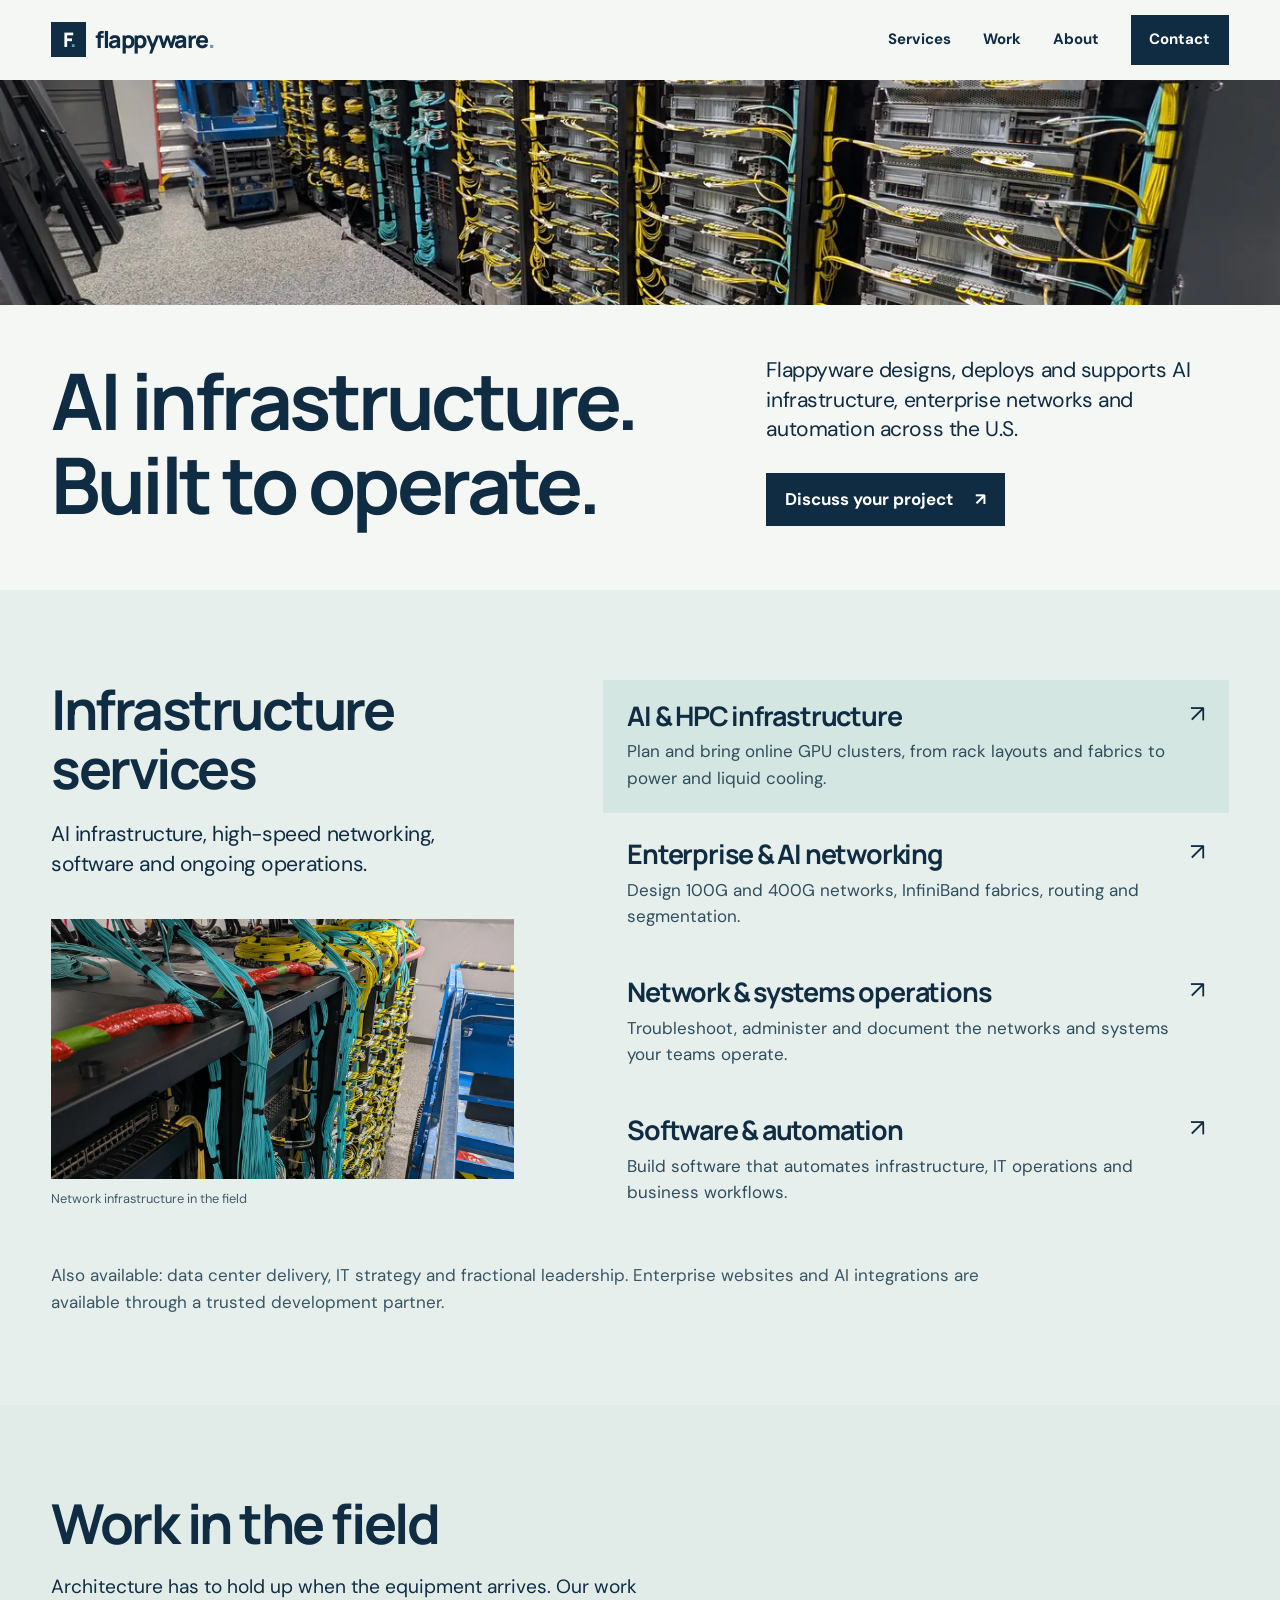
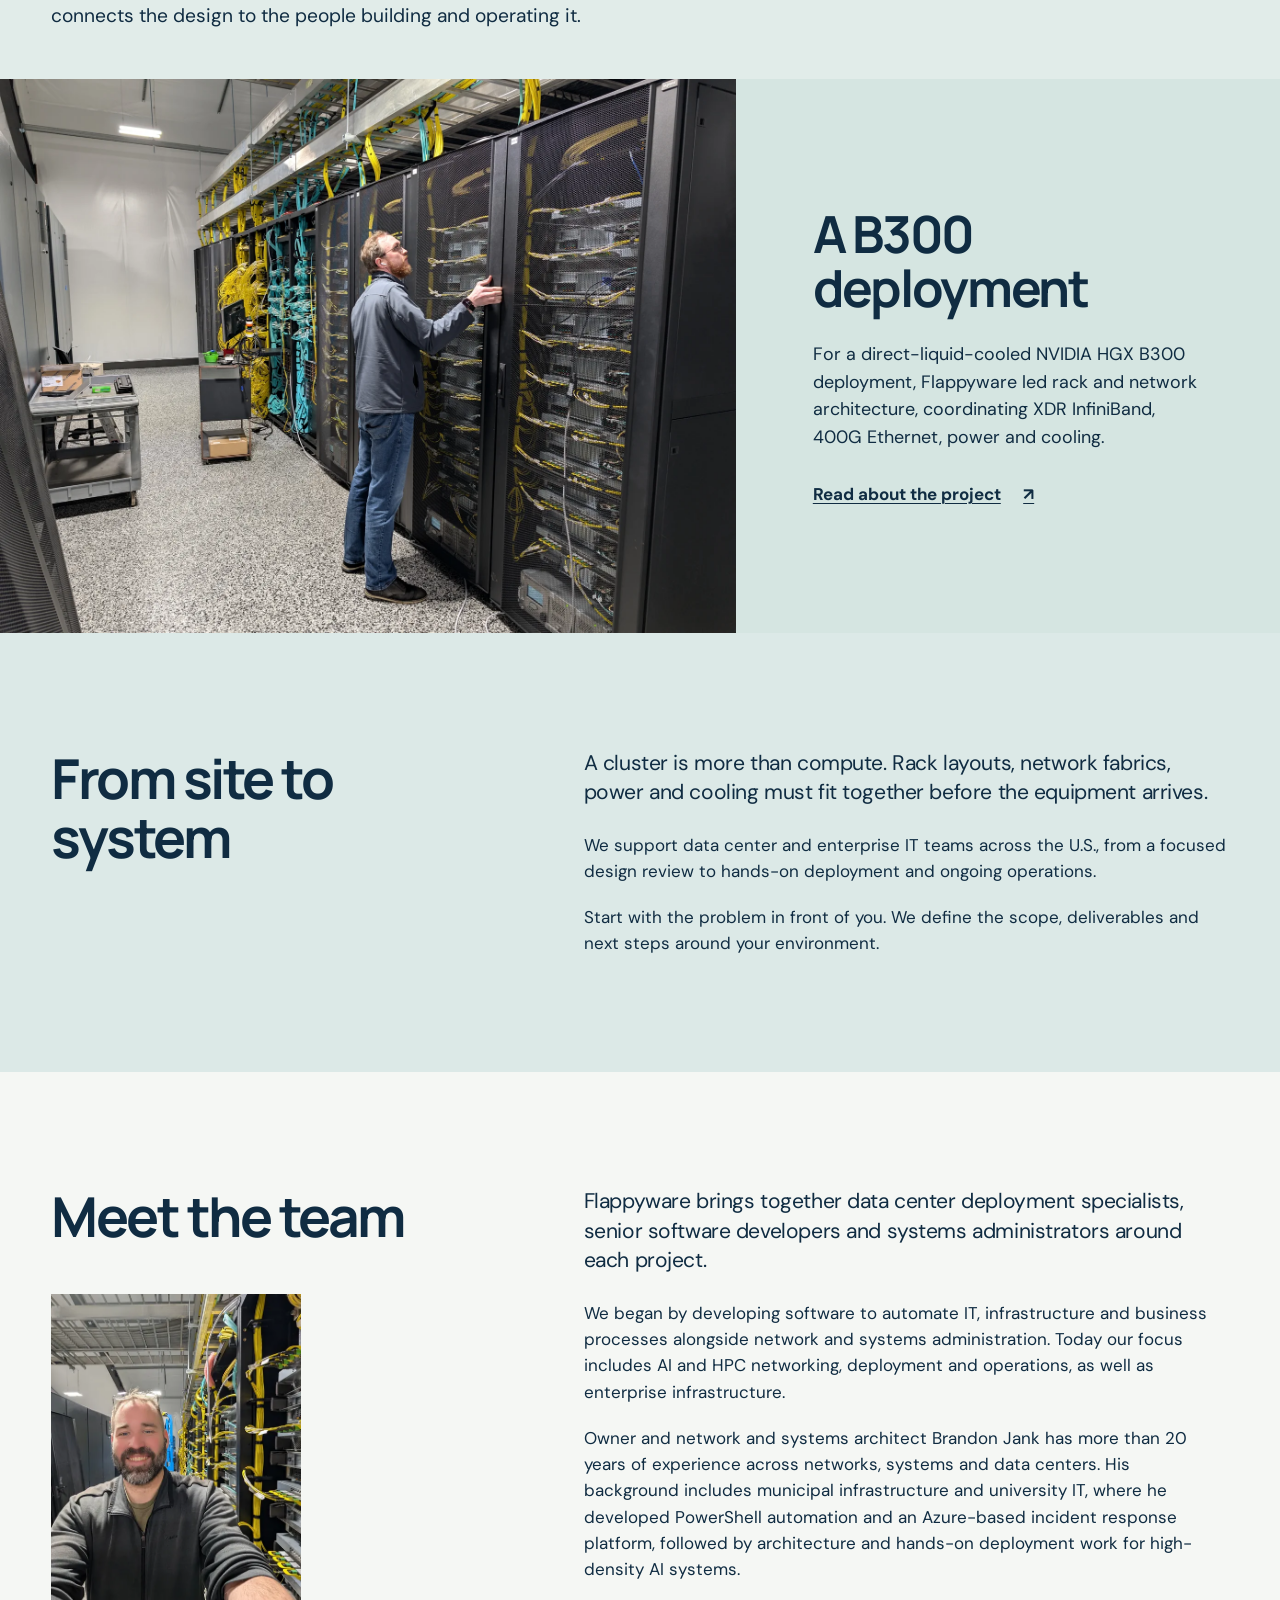
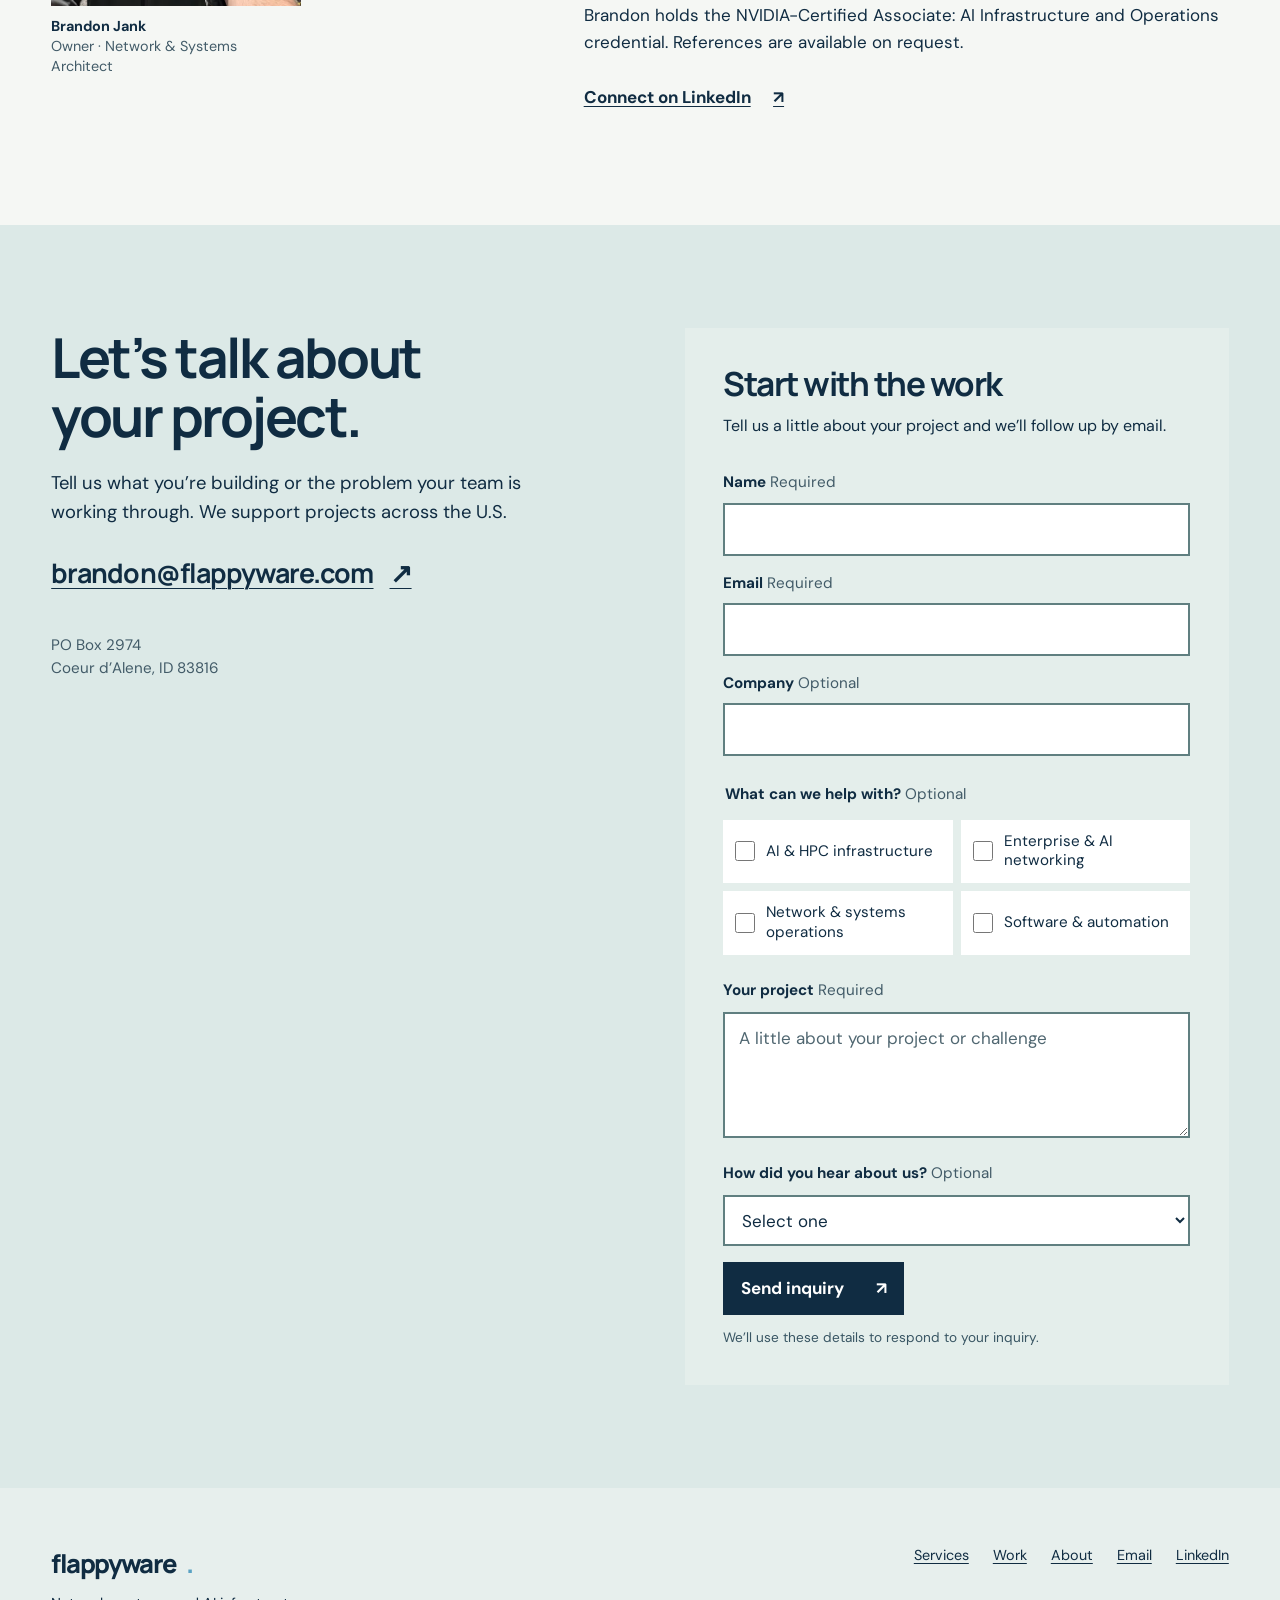
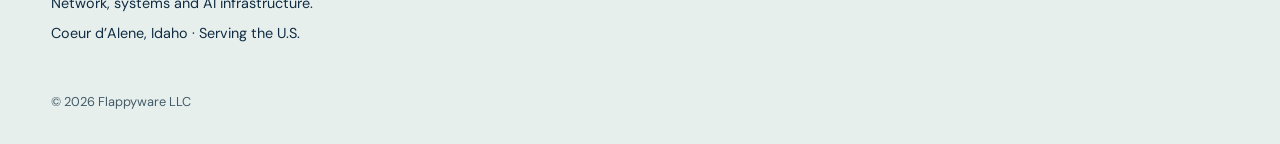
<file: index.html>
<!doctype html>
<html lang="en"><head><meta charset="utf-8"><meta name="viewport" content="width=device-width,initial-scale=1"><title>Network &amp; Systems Consulting for AI Infrastructure | Flappyware</title><meta name="description" content="Network architecture, GPU cluster infrastructure, and systems consulting from design and deployment through operations."><link rel="canonical" href="https://flappyware.com/"><meta name="theme-color" content="#0b1220"><meta property="og:type" content="website"><meta property="og:title" content="Network &amp; Systems Consulting for AI Infrastructure | Flappyware"><meta property="og:description" content="Network architecture, GPU cluster infrastructure, and systems consulting from design and deployment through operations."><meta property="og:url" content="https://flappyware.com/"><meta property="og:image" content="https://flappyware.com/og-image.png"><meta name="twitter:card" content="summary_large_image"><link rel="icon" href="/favicon.svg" type="image/svg+xml"><link rel="icon" href="/favicon.ico" sizes="any"><link rel="apple-touch-icon" href="/apple-touch-icon.png"><link rel="manifest" href="/site.webmanifest"><link rel="stylesheet" href="/styles.css?v=20261028j"><script type="application/ld+json">{"@context": "https://schema.org", "@type": "ProfessionalService", "name": "Flappyware LLC", "url": "https://flappyware.com/", "email": "brandon@flappyware.com", "sameAs": ["https://www.linkedin.com/company/flappyware"], "founder": {"@type": "Person", "name": "Brandon Jank", "sameAs": "https://www.linkedin.com/in/bjank/"}, "areaServed": "US", "address": {"@type": "PostalAddress", "postOfficeBoxNumber": "2974", "addressLocality": "Coeur d'Alene", "addressRegion": "ID", "postalCode": "83816", "addressCountry": "US"}}</script><style data-cache-bridge>
/* Preserve the documentary design while keeping the page in one light theme. */
:root{--flappy-refresh-css:2}
.hero-media{height:clamp(220px,25vh,340px)}
.hero-copy{padding-block:clamp(2.4rem,4vw,4rem) clamp(3rem,5vw,5rem)}
.section-intro h2{max-width:16ch}
.featured-work,.case-study{background:#e1ece9;color:var(--ink)}
.work-intro{display:block}
.work-intro p{margin-top:1.15rem;color:var(--ink)}
.work-copy{background:#d5e5e1;color:var(--ink)}
.work-copy p,.case-heading>p,.case-list p{color:var(--ink)}
.contact,.page-contact{background:#dce9e7;color:var(--ink)}
.contact-location{color:var(--muted)}
.site-footer{background:#e7efed;color:var(--ink)}
.footer-brand{color:var(--ink)}
.footer-bottom{color:var(--muted)}
.case-heading{display:block}
.case-heading>p{margin-top:1.5rem}
.case-list{grid-template-columns:1fr 1.2fr .9fr}
.examples + .detail-section .detail-layout{display:block}
.examples + .detail-section .detail-copy{margin-top:1.5rem}
.project-brief input::placeholder,.project-brief textarea::placeholder{color:#506771;opacity:1}
/* Motion communicates interactive feedback; content itself remains still. */
.arrive,.hero-media img.arrive,.work-photo img.arrive,.page-photo img.arrive{animation:none}

@media(max-width:760px){
 .hero-media{height:270px}
 .hero-copy{padding-block:2.8rem 3rem}
 .case-list{grid-template-columns:1fr}
}

/* One consistent page theme is selected by the visitor's device preference. */
@media(prefers-color-scheme:dark){
 :root{--ink:#e4efef;--deep:#102d43;--muted:#b8cdd2;--paper:#102633;--mist:#193643;color-scheme:dark}
 .site-header,.about,.page-hero,.detail-section{background:#102633;color:var(--ink)}
 .services-section,.examples,.site-footer{background:#193643;color:var(--ink)}
 .featured-work,.case-study,.contact,.page-contact,.approach{background:#1a3945;color:var(--ink)}
 .work-copy,.project-brief{background:#254954;color:var(--ink)}
 .service-list{background:#1c3d48}
 .service-row:nth-child(odd){background:transparent}
 .service-row:hover,.service-row:nth-child(odd):hover{background:#284c57}
 .service-row p,.other-services p,.brief-note,.project-brief .brief-note{color:#cfdddd}
 .work-intro p,.work-copy p,.case-heading>p,.case-list p{color:var(--ink)}
 .footer-brand{color:var(--ink)}
 .project-brief input,.project-brief textarea,.project-brief select,.brief-options label{background:#15333e;color:var(--ink);border-color:#87aab0}
 .project-brief input::placeholder,.project-brief textarea::placeholder{color:#b8cdd2}
 .brief-options label:hover,.brief-options label:has(input:checked){background:#315b64}
 .nav-contact,.action,.brief-action{background:#d6e9e9;color:#102c42}
 .nav-contact:hover,.action:hover,.brief-action:hover{background:#a8ced6;color:#102c42}
}

/* Keep control boundaries and keyboard focus visible in both themes. */
.brief-fields input,.project-brief textarea,.project-brief select{border-color:#607f80}
a:focus-visible,summary:focus-visible{outline-color:#2a6989}
@media(prefers-color-scheme:dark){
 .brief-fields input,.project-brief textarea,.project-brief select{border-color:#87aab0}
 a:focus-visible,summary:focus-visible,.project-brief textarea:focus-visible,.project-brief input:focus-visible,.project-brief select:focus-visible{outline-color:#b8dce5}
}

/* Let the service descriptions read as one useful index of work. */
.section-intro h2{max-width:12ch}
.service-list{background:transparent;gap:.35rem}
.service-row,.service-row:nth-child(odd){background:transparent}
.service-row:first-child,.service-row:first-child:nth-child(odd){background:#d4e6e1}
.service-row:hover,.service-row:nth-child(odd):hover{background:#f7faf8}
.case-photo{margin-top:3rem}
.case-photo img{width:100%;height:clamp(320px,40vw,560px);object-fit:cover;object-position:center 48%}
.case-photo figcaption{color:var(--muted)}
@media(min-width:1101px){.service-list{padding:0}.service-row{padding:1.35rem 1.5rem}}
@media(max-width:760px){.case-photo{margin-top:2rem}.case-photo img{height:290px;object-position:53% center}}
@media(prefers-color-scheme:dark){.service-list{background:transparent}.service-row:first-child,.service-row:first-child:nth-child(odd){background:#254954}.service-row:hover,.service-row:nth-child(odd):hover{background:#284c57}}

</style><script>try{var sheet=Array.from(document.styleSheets).find(function(s){return s.href&&new URL(s.href).pathname==='/styles.css'});if(sheet&&Array.from(sheet.cssRules).some(function(r){return r.style&&r.style.getPropertyValue('--flappy-refresh-css').trim()==='2'}))document.querySelector('style[data-cache-bridge]').remove()}catch(e){}</script></head><body><a class="skip-link" href="#main">Skip to content</a>
    <header class="site-header"><div class="frame header-inner">
      <a class="brand" href="/" aria-label="Flappyware home"><span class="brand-mark" aria-hidden="true">F<span>.</span></span><span>flappyware<span class="brand-dot">.</span></span></a>
      <nav class="desktop-nav" aria-label="Primary"><a href="/#services">Services</a><a href="/#work">Work</a><a href="/#about">About</a><a class="nav-contact" href="/#contact">Contact</a></nav>
      <details class="mobile-menu"><summary>Menu</summary><nav aria-label="Mobile"><a href="/#services">Services</a><a href="/#work">Work</a><a href="/#about">About</a><a href="/#contact">Contact</a></nav></details>
    </div></header><main id="main">
<section class="hero"><div class="hero-media"><img src="/deployment-hero.webp" width="1400" height="1054" alt="Server racks and network cabling during an infrastructure deployment" fetchpriority="high"></div><div class="frame hero-copy"><h1>AI infrastructure.<br>Built to operate.</h1><div class="hero-intro"><p>Flappyware designs, deploys and supports AI infrastructure, enterprise networks and automation across the U.S.</p><a class="action" href="/#contact">Discuss your project <span aria-hidden="true">↗</span></a></div></div></section>
<section id="services" class="services-section"><div class="frame section-intro"><div><h2>Infrastructure services</h2><p class="section-lede">AI infrastructure, high-speed networking, software and ongoing operations.</p></div><figure class="service-image"><img src="/deployment-network.webp" width="1400" height="788" alt="Network cabling and equipment during an infrastructure deployment" loading="lazy"><figcaption>Network infrastructure in the field</figcaption></figure></div>
<div class="frame service-list"><a class="service-row" href="/ai-infrastructure/"><h3>AI &amp; HPC infrastructure</h3><p>Plan and bring online GPU clusters, from rack layouts and fabrics to power and liquid cooling.</p><span aria-hidden="true">↗</span></a><a class="service-row" href="/enterprise-networking/"><h3>Enterprise &amp; AI networking</h3><p>Design 100G and 400G networks, InfiniBand fabrics, routing and segmentation.</p><span aria-hidden="true">↗</span></a><a class="service-row" href="/systems-operations/"><h3>Network &amp; systems operations</h3><p>Troubleshoot, administer and document the networks and systems your teams operate.</p><span aria-hidden="true">↗</span></a><a class="service-row" href="/software-development/"><h3>Software &amp; automation</h3><p>Build software that automates infrastructure, IT operations and business workflows.</p><span aria-hidden="true">↗</span></a></div>
<div class="frame other-services"><p>Also available: data center delivery, IT strategy and fractional leadership. Enterprise websites and AI integrations are available through a trusted development partner.</p></div></section>
<section id="work" class="featured-work"><div class="frame work-intro"><h2>Work in the field</h2><p>Architecture has to hold up when the equipment arrives. Our work connects the design to the people building and operating it.</p></div><div class="work-feature"><div class="work-photo"><img src="/deployment-fieldwork.webp" width="1600" height="1205" alt="Person working at compute racks during a B300 infrastructure deployment" loading="lazy"></div><div class="work-copy"><h3>A B300 deployment</h3><p>For a direct-liquid-cooled NVIDIA HGX B300 deployment, Flappyware led rack and network architecture, coordinating XDR InfiniBand, 400G Ethernet, power and cooling.</p><a class="text-link" href="/ai-infrastructure/#b300-project">Read about the project <span aria-hidden="true">↗</span></a></div></div></section>
<section id="approach" class="approach"><div class="frame approach-layout"><h2>From site to system</h2><div><p class="lead">A cluster is more than compute. Rack layouts, network fabrics, power and cooling must fit together before the equipment arrives.</p><p>We support data center and enterprise IT teams across the U.S., from a focused design review to hands-on deployment and ongoing operations.</p><p>Start with the problem in front of you. We define the scope, deliverables and next steps around your environment.</p></div></div></section>
<section id="about" class="about"><div class="frame about-layout"><div class="about-title"><h2>Meet the team</h2><figure class="portrait"><img src="/brandon-deployment.webp" width="525" height="700" alt="Brandon Jank at an infrastructure deployment" loading="lazy"><figcaption>Brandon Jank<br><span>Owner · Network &amp; Systems Architect</span></figcaption></figure></div><div class="about-copy"><p class="lead">Flappyware brings together data center deployment specialists, senior software developers and systems administrators around each project.</p><p>We began by developing software to automate IT, infrastructure and business processes alongside network and systems administration. Today our focus includes AI and HPC networking, deployment and operations, as well as enterprise infrastructure.</p><p>Owner and network and systems architect Brandon Jank has more than 20 years of experience across networks, systems and data centers. His background includes municipal infrastructure and university IT, where he developed PowerShell automation and an Azure-based incident response platform, followed by architecture and hands-on deployment work for high-density AI systems.</p><p>Brandon holds the NVIDIA-Certified Associate: AI Infrastructure and Operations credential. References are available on request.</p><a class="text-link" href="https://www.linkedin.com/in/bjank/">Connect on LinkedIn <span aria-hidden="true">↗</span></a></div></div></section>
<section id="contact" class="contact"><div class="frame contact-layout"><div><h2>Let’s talk about<br>your project.</h2><p class="contact-intro">Tell us what you’re building or the problem your team is working through. We support projects across the U.S.</p><a class="contact-email" href="mailto:brandon@flappyware.com?subject=Infrastructure%20project%20inquiry">brandon@flappyware.com <span aria-hidden="true">↗</span></a><p class="contact-location">PO Box 2974<br>Coeur d’Alene, ID 83816</p></div><form id="project-brief" class="project-brief" data-ui hidden><h3>Start with the work</h3><p>Tell us a little about your project and we’ll follow up by email.</p><div class="brief-fields"><label for="contact-name">Name <span>Required</span></label><input id="contact-name" name="name" autocomplete="name" maxlength="100" required><label for="contact-email">Email <span>Required</span></label><input id="contact-email" name="email" type="email" autocomplete="email" maxlength="254" required><label for="contact-company">Company <span>Optional</span></label><input id="contact-company" name="company" autocomplete="organization" maxlength="100"></div><fieldset><legend>What can we help with? <span>Optional</span></legend><div class="brief-options"><label><input type="checkbox" name="scope" value="AI and HPC infrastructure"><span>AI &amp; HPC infrastructure</span></label><label><input type="checkbox" name="scope" value="Enterprise and AI networking"><span>Enterprise &amp; AI networking</span></label><label><input type="checkbox" name="scope" value="Network and systems operations"><span>Network &amp; systems operations</span></label><label><input type="checkbox" name="scope" value="Software and automation"><span>Software &amp; automation</span></label></div></fieldset><label class="brief-message" for="brief-details">Your project <span>Required</span></label><textarea id="brief-details" name="message" rows="4" maxlength="5000" required placeholder="A little about your project or challenge"></textarea><label class="brief-message" for="contact-source">How did you hear about us? <span>Optional</span></label><select id="contact-source" name="source"><option value="">Select one</option><option value="Search">Search</option><option value="LinkedIn">LinkedIn</option><option value="Referral">Referral</option><option value="Other">Other</option></select><div class="contact-trap" aria-hidden="true"><label for="contact-website">Website</label><input id="contact-website" name="website" tabindex="-1" autocomplete="off"></div><button id="brief-send" class="brief-action" type="submit">Send inquiry <span aria-hidden="true">↗</span></button><p id="brief-status" class="brief-note" role="status" aria-live="polite">We’ll use these details to respond to your inquiry.</p></form></div></section></main><footer class="site-footer"><div class="frame footer-layout"><div><a class="footer-brand" href="/">flappyware<span>.</span></a><p>Network, systems and AI infrastructure.</p><p>Coeur d’Alene, Idaho · Serving the U.S.</p></div><nav aria-label="Footer"><a href="/#services">Services</a><a href="/#work">Work</a><a href="/#about">About</a><a href="mailto:brandon@flappyware.com">Email</a><a href="https://www.linkedin.com/company/flappyware">LinkedIn</a></nav></div><div class="frame footer-bottom">© <span id="year">2026</span> Flappyware LLC</div></footer><script>document.getElementById('year').textContent=new Date().getFullYear();</script><script src="/site.js?v=20261028j" defer></script></body></html>
</file>
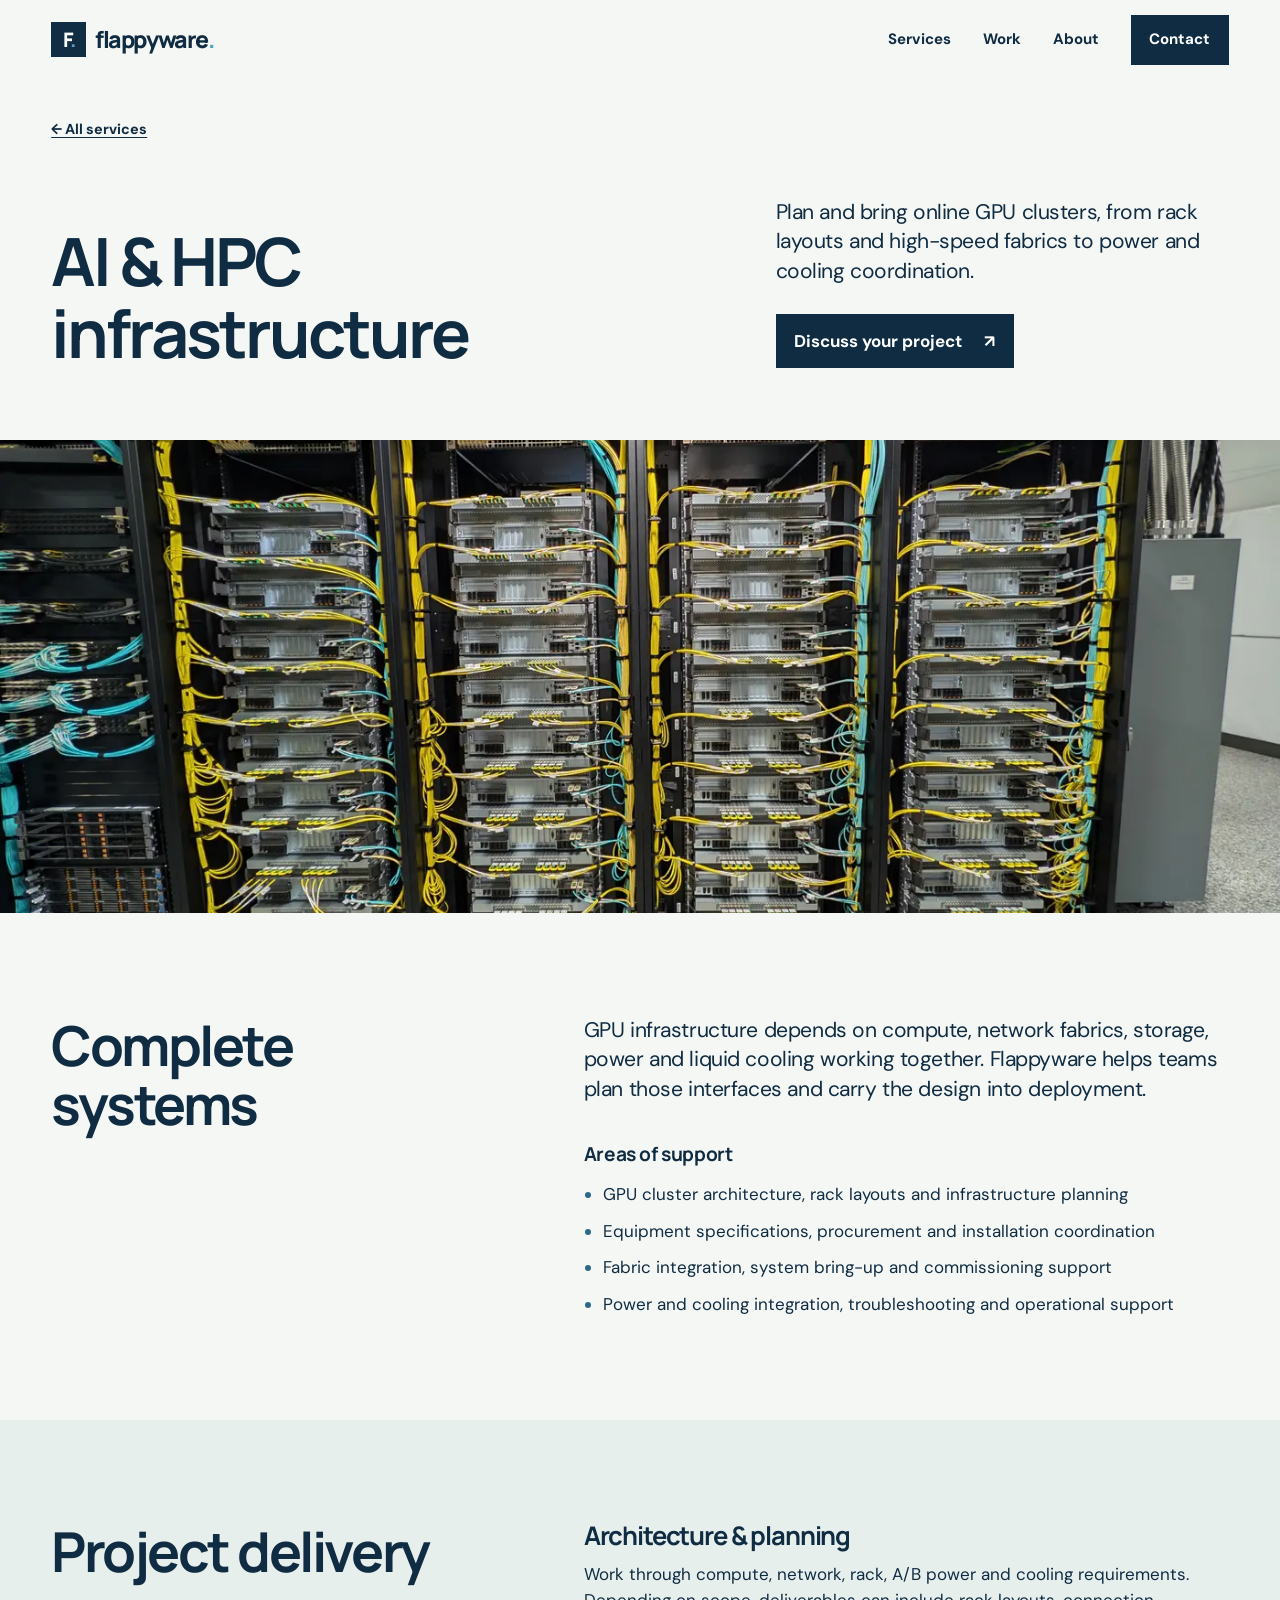
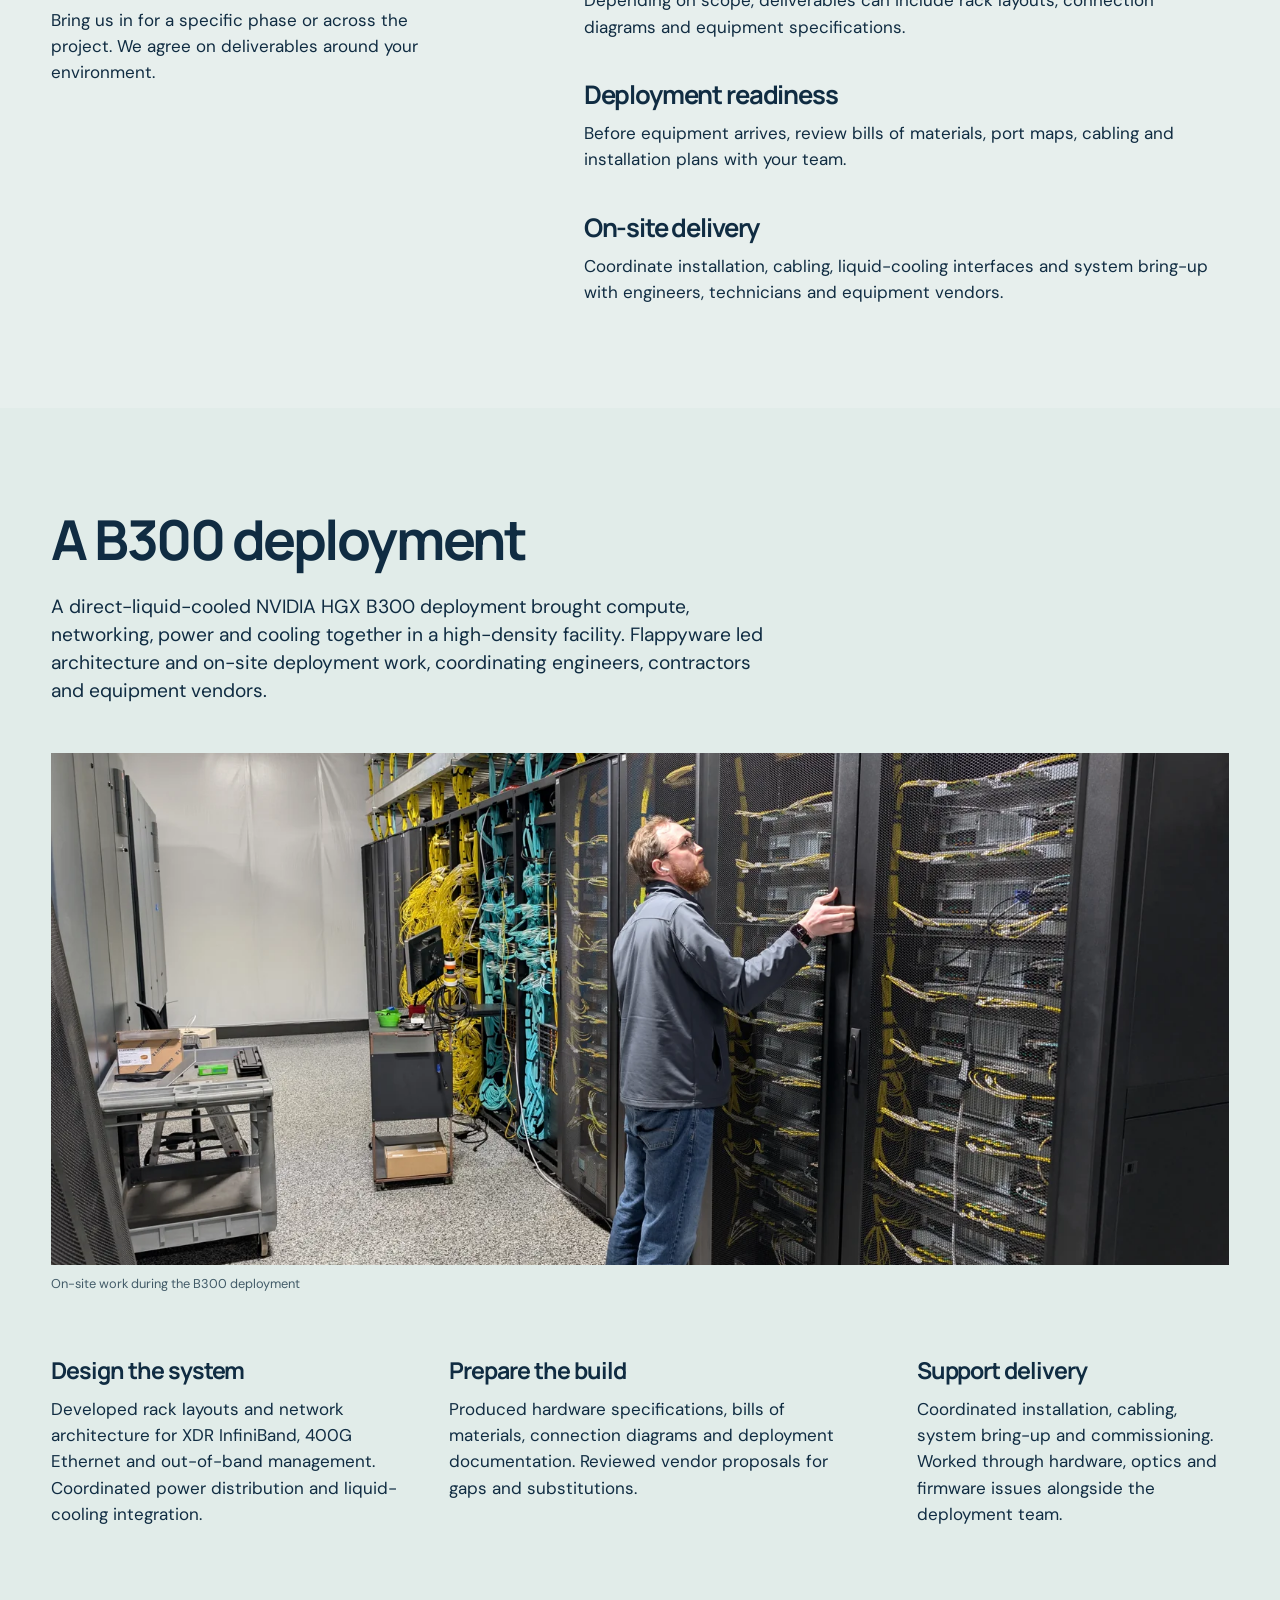
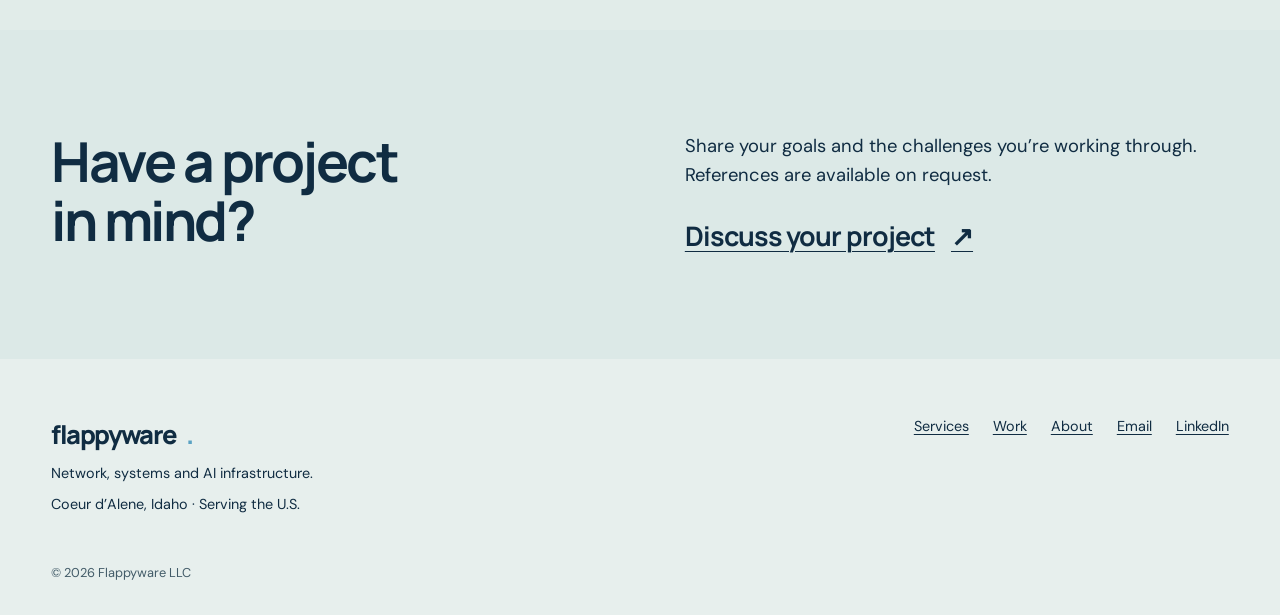
<file: ai-infrastructure/index.html>
<!doctype html>
<html lang="en"><head><meta charset="utf-8"><meta name="viewport" content="width=device-width,initial-scale=1"><title>AI &amp; HPC Infrastructure and GPU Clusters | Flappyware</title><meta name="description" content="Plan and bring together the infrastructure behind AI workloads."><link rel="canonical" href="https://flappyware.com/ai-infrastructure/"><meta name="theme-color" content="#0b1220"><meta property="og:type" content="website"><meta property="og:title" content="AI infrastructure &amp; GPU clusters | Flappyware"><meta property="og:description" content="Plan and bring together the infrastructure behind AI workloads."><meta property="og:url" content="https://flappyware.com/ai-infrastructure/"><meta property="og:image" content="https://flappyware.com/og-image.png"><meta name="twitter:card" content="summary_large_image"><link rel="icon" href="/favicon.svg" type="image/svg+xml"><link rel="icon" href="/favicon.ico" sizes="any"><link rel="apple-touch-icon" href="/apple-touch-icon.png"><link rel="manifest" href="/site.webmanifest"><link rel="stylesheet" href="/styles.css?v=20261028j"><script type="application/ld+json">{"@context": "https://schema.org", "@type": "ProfessionalService", "name": "Flappyware LLC", "url": "https://flappyware.com/", "email": "brandon@flappyware.com", "sameAs": ["https://www.linkedin.com/company/flappyware"], "founder": {"@type": "Person", "name": "Brandon Jank", "sameAs": "https://www.linkedin.com/in/bjank/"}, "areaServed": "US", "address": {"@type": "PostalAddress", "postOfficeBoxNumber": "2974", "addressLocality": "Coeur d'Alene", "addressRegion": "ID", "postalCode": "83816", "addressCountry": "US"}}</script><style data-cache-bridge>
/* Preserve the documentary design while keeping the page in one light theme. */
:root{--flappy-refresh-css:2}
.hero-media{height:clamp(220px,25vh,340px)}
.hero-copy{padding-block:clamp(2.4rem,4vw,4rem) clamp(3rem,5vw,5rem)}
.section-intro h2{max-width:16ch}
.featured-work,.case-study{background:#e1ece9;color:var(--ink)}
.work-intro{display:block}
.work-intro p{margin-top:1.15rem;color:var(--ink)}
.work-copy{background:#d5e5e1;color:var(--ink)}
.work-copy p,.case-heading>p,.case-list p{color:var(--ink)}
.contact,.page-contact{background:#dce9e7;color:var(--ink)}
.contact-location{color:var(--muted)}
.site-footer{background:#e7efed;color:var(--ink)}
.footer-brand{color:var(--ink)}
.footer-bottom{color:var(--muted)}
.case-heading{display:block}
.case-heading>p{margin-top:1.5rem}
.case-list{grid-template-columns:1fr 1.2fr .9fr}
.examples + .detail-section .detail-layout{display:block}
.examples + .detail-section .detail-copy{margin-top:1.5rem}
.project-brief input::placeholder,.project-brief textarea::placeholder{color:#506771;opacity:1}
/* Motion communicates interactive feedback; content itself remains still. */
.arrive,.hero-media img.arrive,.work-photo img.arrive,.page-photo img.arrive{animation:none}

@media(max-width:760px){
 .hero-media{height:270px}
 .hero-copy{padding-block:2.8rem 3rem}
 .case-list{grid-template-columns:1fr}
}

/* One consistent page theme is selected by the visitor's device preference. */
@media(prefers-color-scheme:dark){
 :root{--ink:#e4efef;--deep:#102d43;--muted:#b8cdd2;--paper:#102633;--mist:#193643;color-scheme:dark}
 .site-header,.about,.page-hero,.detail-section{background:#102633;color:var(--ink)}
 .services-section,.examples,.site-footer{background:#193643;color:var(--ink)}
 .featured-work,.case-study,.contact,.page-contact,.approach{background:#1a3945;color:var(--ink)}
 .work-copy,.project-brief{background:#254954;color:var(--ink)}
 .service-list{background:#1c3d48}
 .service-row:nth-child(odd){background:transparent}
 .service-row:hover,.service-row:nth-child(odd):hover{background:#284c57}
 .service-row p,.other-services p,.brief-note,.project-brief .brief-note{color:#cfdddd}
 .work-intro p,.work-copy p,.case-heading>p,.case-list p{color:var(--ink)}
 .footer-brand{color:var(--ink)}
 .project-brief input,.project-brief textarea,.project-brief select,.brief-options label{background:#15333e;color:var(--ink);border-color:#87aab0}
 .project-brief input::placeholder,.project-brief textarea::placeholder{color:#b8cdd2}
 .brief-options label:hover,.brief-options label:has(input:checked){background:#315b64}
 .nav-contact,.action,.brief-action{background:#d6e9e9;color:#102c42}
 .nav-contact:hover,.action:hover,.brief-action:hover{background:#a8ced6;color:#102c42}
}

/* Keep control boundaries and keyboard focus visible in both themes. */
.brief-fields input,.project-brief textarea,.project-brief select{border-color:#607f80}
a:focus-visible,summary:focus-visible{outline-color:#2a6989}
@media(prefers-color-scheme:dark){
 .brief-fields input,.project-brief textarea,.project-brief select{border-color:#87aab0}
 a:focus-visible,summary:focus-visible,.project-brief textarea:focus-visible,.project-brief input:focus-visible,.project-brief select:focus-visible{outline-color:#b8dce5}
}

/* Let the service descriptions read as one useful index of work. */
.section-intro h2{max-width:12ch}
.service-list{background:transparent;gap:.35rem}
.service-row,.service-row:nth-child(odd){background:transparent}
.service-row:first-child,.service-row:first-child:nth-child(odd){background:#d4e6e1}
.service-row:hover,.service-row:nth-child(odd):hover{background:#f7faf8}
.case-photo{margin-top:3rem}
.case-photo img{width:100%;height:clamp(320px,40vw,560px);object-fit:cover;object-position:center 48%}
.case-photo figcaption{color:var(--muted)}
@media(min-width:1101px){.service-list{padding:0}.service-row{padding:1.35rem 1.5rem}}
@media(max-width:760px){.case-photo{margin-top:2rem}.case-photo img{height:290px;object-position:53% center}}
@media(prefers-color-scheme:dark){.service-list{background:transparent}.service-row:first-child,.service-row:first-child:nth-child(odd){background:#254954}.service-row:hover,.service-row:nth-child(odd):hover{background:#284c57}}

</style><script>try{var sheet=Array.from(document.styleSheets).find(function(s){return s.href&&new URL(s.href).pathname==='/styles.css'});if(sheet&&Array.from(sheet.cssRules).some(function(r){return r.style&&r.style.getPropertyValue('--flappy-refresh-css').trim()==='2'}))document.querySelector('style[data-cache-bridge]').remove()}catch(e){}</script></head><body><a class="skip-link" href="#main">Skip to content</a>
    <header class="site-header"><div class="frame header-inner">
      <a class="brand" href="/" aria-label="Flappyware home"><span class="brand-mark" aria-hidden="true">F<span>.</span></span><span>flappyware<span class="brand-dot">.</span></span></a>
      <nav class="desktop-nav" aria-label="Primary"><a href="/#services">Services</a><a href="/#work">Work</a><a href="/#about">About</a><a class="nav-contact" href="/#contact">Contact</a></nav>
      <details class="mobile-menu"><summary>Menu</summary><nav aria-label="Mobile"><a href="/#services">Services</a><a href="/#work">Work</a><a href="/#about">About</a><a href="/#contact">Contact</a></nav></details>
    </div></header><main id="main"><section class="page-hero"><div class="frame"><a class="back-link" href="/#services">← All services</a><div class="page-hero-layout"><h1>AI &amp; HPC infrastructure</h1><div><p>Plan and bring online GPU clusters, from rack layouts and high-speed fabrics to power and cooling coordination.</p><a class="action" href="/#contact">Discuss your project <span aria-hidden="true">↗</span></a></div></div></div><div class="page-photo"><img src="/deployment-ai.webp" width="1400" height="1054" alt="Compute racks and network cabling during a B300 infrastructure deployment" fetchpriority="high"></div></section><section class="detail-section"><div class="frame detail-layout"><h2>Complete systems</h2><div class="detail-copy"><p>GPU infrastructure depends on compute, network fabrics, storage, power and liquid cooling working together. Flappyware helps teams plan those interfaces and carry the design into deployment.</p><h3>Areas of support</h3><ul><li>GPU cluster architecture, rack layouts and infrastructure planning</li><li>Equipment specifications, procurement and installation coordination</li><li>Fabric integration, system bring-up and commissioning support</li><li>Power and cooling integration, troubleshooting and operational support</li></ul></div></div></section><section class="examples"><div class="frame examples-layout"><div><h2>Project delivery</h2><p>Bring us in for a specific phase or across the project. We agree on deliverables around your environment.</p></div><div class="example-list"><article><h3>Architecture &amp; planning</h3><p>Work through compute, network, rack, A/B power and cooling requirements. Depending on scope, deliverables can include rack layouts, connection diagrams and equipment specifications.</p></article><article><h3>Deployment readiness</h3><p>Before equipment arrives, review bills of materials, port maps, cabling and installation plans with your team.</p></article><article><h3>On-site delivery</h3><p>Coordinate installation, cabling, liquid-cooling interfaces and system bring-up with engineers, technicians and equipment vendors.</p></article></div></div></section><section id="b300-project" class="case-study"><div class="frame case-heading"><div><h2>A B300 deployment</h2></div><p>A direct-liquid-cooled NVIDIA HGX B300 deployment brought compute, networking, power and cooling together in a high-density facility. Flappyware led architecture and on-site deployment work, coordinating engineers, contractors and equipment vendors.</p></div><figure class="frame case-photo"><img src="/deployment-fieldwork.webp" width="1600" height="1205" alt="Person working at compute racks during a B300 deployment" loading="lazy"><figcaption>On-site work during the B300 deployment</figcaption></figure><div class="frame case-list"><article><h3>Design the system</h3><p>Developed rack layouts and network architecture for XDR InfiniBand, 400G Ethernet and out-of-band management. Coordinated power distribution and liquid-cooling integration.</p></article><article><h3>Prepare the build</h3><p>Produced hardware specifications, bills of materials, connection diagrams and deployment documentation. Reviewed vendor proposals for gaps and substitutions.</p></article><article><h3>Support delivery</h3><p>Coordinated installation, cabling, system bring-up and commissioning. Worked through hardware, optics and firmware issues alongside the deployment team.</p></article></div></section><section class="page-contact"><div class="frame contact-layout"><h2>Have a project<br>in mind?</h2><div><p>Share your goals and the challenges you’re working through. References are available on request.</p><a class="contact-email" href="/#contact">Discuss your project <span aria-hidden="true">↗</span></a></div></div></section></main><footer class="site-footer"><div class="frame footer-layout"><div><a class="footer-brand" href="/">flappyware<span>.</span></a><p>Network, systems and AI infrastructure.</p><p>Coeur d’Alene, Idaho · Serving the U.S.</p></div><nav aria-label="Footer"><a href="/#services">Services</a><a href="/#work">Work</a><a href="/#about">About</a><a href="mailto:brandon@flappyware.com">Email</a><a href="https://www.linkedin.com/company/flappyware">LinkedIn</a></nav></div><div class="frame footer-bottom">© <span id="year">2026</span> Flappyware LLC</div></footer><script>document.getElementById('year').textContent=new Date().getFullYear();</script><script src="/site.js?v=20261028j" defer></script></body></html>
</file>
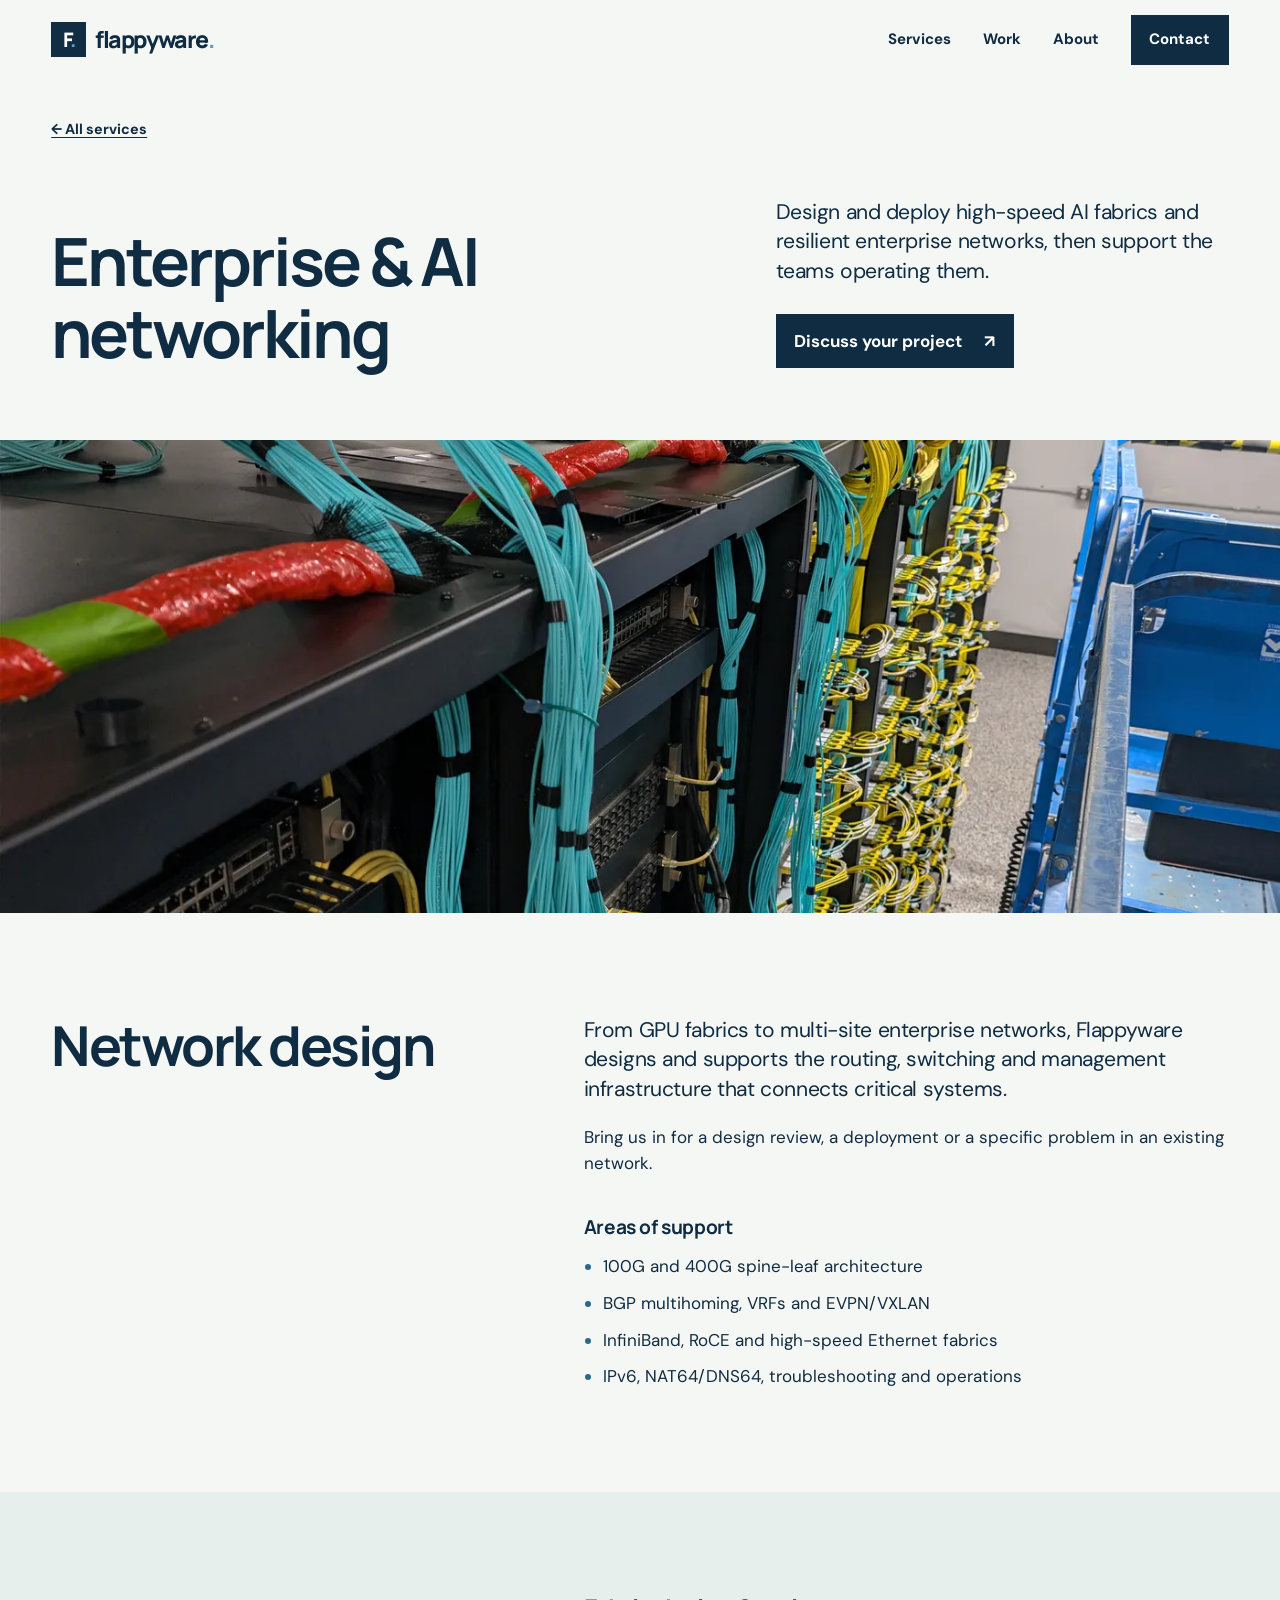
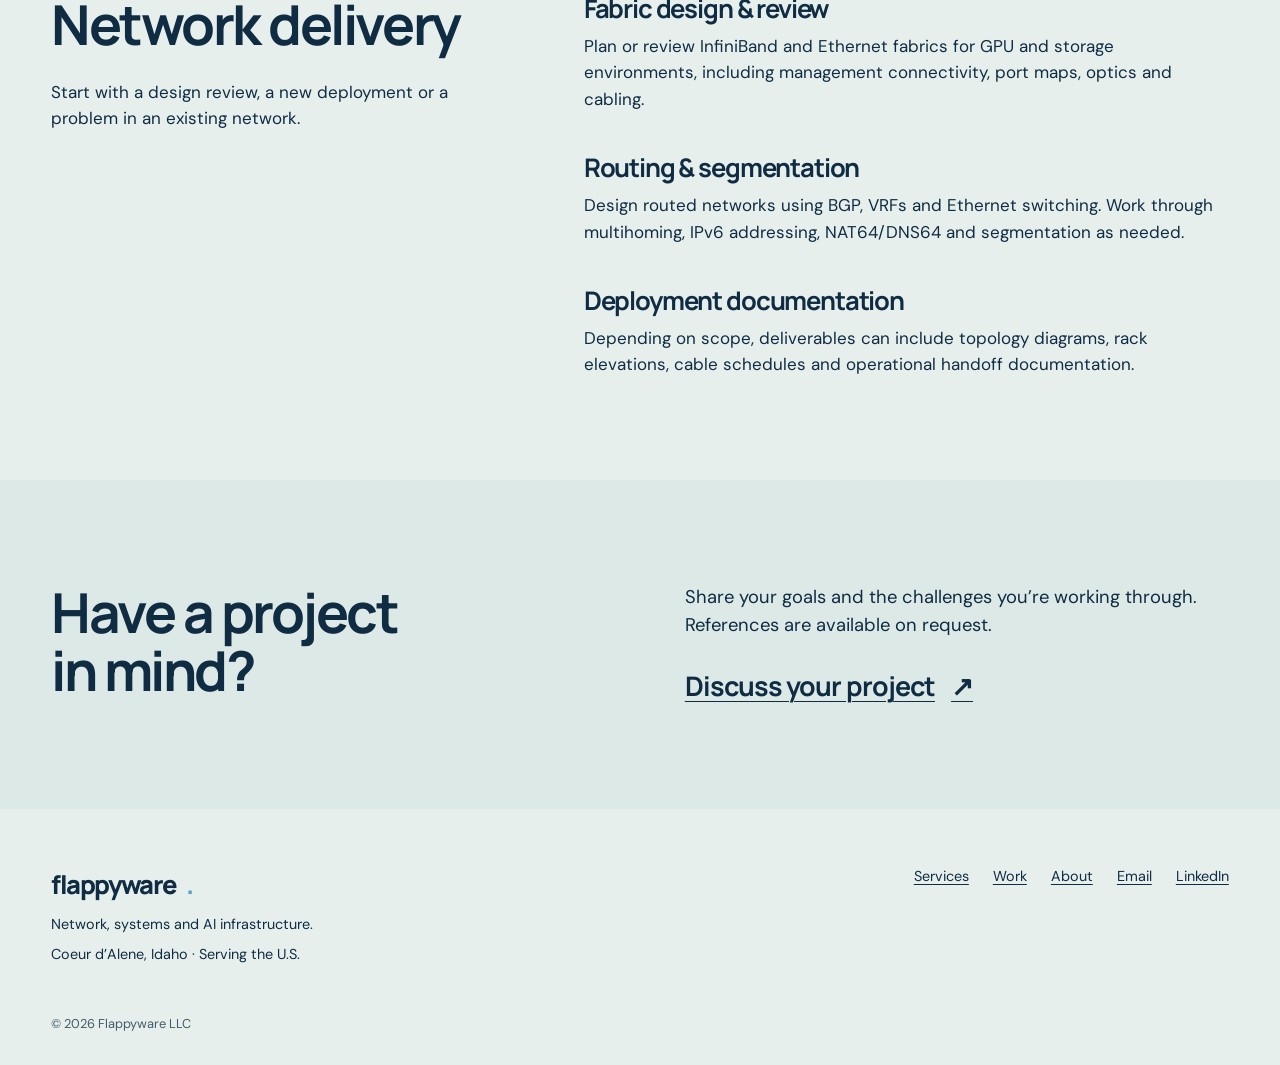
<file: enterprise-networking/index.html>
<!doctype html>
<html lang="en"><head><meta charset="utf-8"><meta name="viewport" content="width=device-width,initial-scale=1"><title>AI, HPC &amp; Enterprise Networking | Flappyware</title><meta name="description" content="Design, deploy and troubleshoot the networks your systems depend on."><link rel="canonical" href="https://flappyware.com/enterprise-networking/"><meta name="theme-color" content="#0b1220"><meta property="og:type" content="website"><meta property="og:title" content="Enterprise &amp; AI networking | Flappyware"><meta property="og:description" content="Design, deploy and troubleshoot the networks your systems depend on."><meta property="og:url" content="https://flappyware.com/enterprise-networking/"><meta property="og:image" content="https://flappyware.com/og-image.png"><meta name="twitter:card" content="summary_large_image"><link rel="icon" href="/favicon.svg" type="image/svg+xml"><link rel="icon" href="/favicon.ico" sizes="any"><link rel="apple-touch-icon" href="/apple-touch-icon.png"><link rel="manifest" href="/site.webmanifest"><link rel="stylesheet" href="/styles.css?v=20261028j"><script type="application/ld+json">{"@context": "https://schema.org", "@type": "ProfessionalService", "name": "Flappyware LLC", "url": "https://flappyware.com/", "email": "brandon@flappyware.com", "sameAs": ["https://www.linkedin.com/company/flappyware"], "founder": {"@type": "Person", "name": "Brandon Jank", "sameAs": "https://www.linkedin.com/in/bjank/"}, "areaServed": "US", "address": {"@type": "PostalAddress", "postOfficeBoxNumber": "2974", "addressLocality": "Coeur d'Alene", "addressRegion": "ID", "postalCode": "83816", "addressCountry": "US"}}</script><style data-cache-bridge>
/* Preserve the documentary design while keeping the page in one light theme. */
:root{--flappy-refresh-css:2}
.hero-media{height:clamp(220px,25vh,340px)}
.hero-copy{padding-block:clamp(2.4rem,4vw,4rem) clamp(3rem,5vw,5rem)}
.section-intro h2{max-width:16ch}
.featured-work,.case-study{background:#e1ece9;color:var(--ink)}
.work-intro{display:block}
.work-intro p{margin-top:1.15rem;color:var(--ink)}
.work-copy{background:#d5e5e1;color:var(--ink)}
.work-copy p,.case-heading>p,.case-list p{color:var(--ink)}
.contact,.page-contact{background:#dce9e7;color:var(--ink)}
.contact-location{color:var(--muted)}
.site-footer{background:#e7efed;color:var(--ink)}
.footer-brand{color:var(--ink)}
.footer-bottom{color:var(--muted)}
.case-heading{display:block}
.case-heading>p{margin-top:1.5rem}
.case-list{grid-template-columns:1fr 1.2fr .9fr}
.examples + .detail-section .detail-layout{display:block}
.examples + .detail-section .detail-copy{margin-top:1.5rem}
.project-brief input::placeholder,.project-brief textarea::placeholder{color:#506771;opacity:1}
/* Motion communicates interactive feedback; content itself remains still. */
.arrive,.hero-media img.arrive,.work-photo img.arrive,.page-photo img.arrive{animation:none}

@media(max-width:760px){
 .hero-media{height:270px}
 .hero-copy{padding-block:2.8rem 3rem}
 .case-list{grid-template-columns:1fr}
}

/* One consistent page theme is selected by the visitor's device preference. */
@media(prefers-color-scheme:dark){
 :root{--ink:#e4efef;--deep:#102d43;--muted:#b8cdd2;--paper:#102633;--mist:#193643;color-scheme:dark}
 .site-header,.about,.page-hero,.detail-section{background:#102633;color:var(--ink)}
 .services-section,.examples,.site-footer{background:#193643;color:var(--ink)}
 .featured-work,.case-study,.contact,.page-contact,.approach{background:#1a3945;color:var(--ink)}
 .work-copy,.project-brief{background:#254954;color:var(--ink)}
 .service-list{background:#1c3d48}
 .service-row:nth-child(odd){background:transparent}
 .service-row:hover,.service-row:nth-child(odd):hover{background:#284c57}
 .service-row p,.other-services p,.brief-note,.project-brief .brief-note{color:#cfdddd}
 .work-intro p,.work-copy p,.case-heading>p,.case-list p{color:var(--ink)}
 .footer-brand{color:var(--ink)}
 .project-brief input,.project-brief textarea,.project-brief select,.brief-options label{background:#15333e;color:var(--ink);border-color:#87aab0}
 .project-brief input::placeholder,.project-brief textarea::placeholder{color:#b8cdd2}
 .brief-options label:hover,.brief-options label:has(input:checked){background:#315b64}
 .nav-contact,.action,.brief-action{background:#d6e9e9;color:#102c42}
 .nav-contact:hover,.action:hover,.brief-action:hover{background:#a8ced6;color:#102c42}
}

/* Keep control boundaries and keyboard focus visible in both themes. */
.brief-fields input,.project-brief textarea,.project-brief select{border-color:#607f80}
a:focus-visible,summary:focus-visible{outline-color:#2a6989}
@media(prefers-color-scheme:dark){
 .brief-fields input,.project-brief textarea,.project-brief select{border-color:#87aab0}
 a:focus-visible,summary:focus-visible,.project-brief textarea:focus-visible,.project-brief input:focus-visible,.project-brief select:focus-visible{outline-color:#b8dce5}
}

/* Let the service descriptions read as one useful index of work. */
.section-intro h2{max-width:12ch}
.service-list{background:transparent;gap:.35rem}
.service-row,.service-row:nth-child(odd){background:transparent}
.service-row:first-child,.service-row:first-child:nth-child(odd){background:#d4e6e1}
.service-row:hover,.service-row:nth-child(odd):hover{background:#f7faf8}
.case-photo{margin-top:3rem}
.case-photo img{width:100%;height:clamp(320px,40vw,560px);object-fit:cover;object-position:center 48%}
.case-photo figcaption{color:var(--muted)}
@media(min-width:1101px){.service-list{padding:0}.service-row{padding:1.35rem 1.5rem}}
@media(max-width:760px){.case-photo{margin-top:2rem}.case-photo img{height:290px;object-position:53% center}}
@media(prefers-color-scheme:dark){.service-list{background:transparent}.service-row:first-child,.service-row:first-child:nth-child(odd){background:#254954}.service-row:hover,.service-row:nth-child(odd):hover{background:#284c57}}

</style><script>try{var sheet=Array.from(document.styleSheets).find(function(s){return s.href&&new URL(s.href).pathname==='/styles.css'});if(sheet&&Array.from(sheet.cssRules).some(function(r){return r.style&&r.style.getPropertyValue('--flappy-refresh-css').trim()==='2'}))document.querySelector('style[data-cache-bridge]').remove()}catch(e){}</script></head><body><a class="skip-link" href="#main">Skip to content</a>
    <header class="site-header"><div class="frame header-inner">
      <a class="brand" href="/" aria-label="Flappyware home"><span class="brand-mark" aria-hidden="true">F<span>.</span></span><span>flappyware<span class="brand-dot">.</span></span></a>
      <nav class="desktop-nav" aria-label="Primary"><a href="/#services">Services</a><a href="/#work">Work</a><a href="/#about">About</a><a class="nav-contact" href="/#contact">Contact</a></nav>
      <details class="mobile-menu"><summary>Menu</summary><nav aria-label="Mobile"><a href="/#services">Services</a><a href="/#work">Work</a><a href="/#about">About</a><a href="/#contact">Contact</a></nav></details>
    </div></header><main id="main"><section class="page-hero"><div class="frame"><a class="back-link" href="/#services">← All services</a><div class="page-hero-layout"><h1>Enterprise &amp; AI networking</h1><div><p>Design and deploy high-speed AI fabrics and resilient enterprise networks, then support the teams operating them.</p><a class="action" href="/#contact">Discuss your project <span aria-hidden="true">↗</span></a></div></div></div><div class="page-photo"><img src="/deployment-network.webp" width="1400" height="788" alt="Fiber cabling and network equipment during an infrastructure deployment" fetchpriority="high"></div></section><section class="detail-section"><div class="frame detail-layout"><h2>Network design</h2><div class="detail-copy"><p>From GPU fabrics to multi-site enterprise networks, Flappyware designs and supports the routing, switching and management infrastructure that connects critical systems.</p><p>Bring us in for a design review, a deployment or a specific problem in an existing network.</p><h3>Areas of support</h3><ul><li>100G and 400G spine-leaf architecture</li><li>BGP multihoming, VRFs and EVPN/VXLAN</li><li>InfiniBand, RoCE and high-speed Ethernet fabrics</li><li>IPv6, NAT64/DNS64, troubleshooting and operations</li></ul></div></div></section><section class="examples"><div class="frame examples-layout"><div><h2>Network delivery</h2><p>Start with a design review, a new deployment or a problem in an existing network.</p></div><div class="example-list"><article><h3>Fabric design &amp; review</h3><p>Plan or review InfiniBand and Ethernet fabrics for GPU and storage environments, including management connectivity, port maps, optics and cabling.</p></article><article><h3>Routing &amp; segmentation</h3><p>Design routed networks using BGP, VRFs and Ethernet switching. Work through multihoming, IPv6 addressing, NAT64/DNS64 and segmentation as needed.</p></article><article><h3>Deployment documentation</h3><p>Depending on scope, deliverables can include topology diagrams, rack elevations, cable schedules and operational handoff documentation.</p></article></div></div></section><section class="page-contact"><div class="frame contact-layout"><h2>Have a project<br>in mind?</h2><div><p>Share your goals and the challenges you’re working through. References are available on request.</p><a class="contact-email" href="/#contact">Discuss your project <span aria-hidden="true">↗</span></a></div></div></section></main><footer class="site-footer"><div class="frame footer-layout"><div><a class="footer-brand" href="/">flappyware<span>.</span></a><p>Network, systems and AI infrastructure.</p><p>Coeur d’Alene, Idaho · Serving the U.S.</p></div><nav aria-label="Footer"><a href="/#services">Services</a><a href="/#work">Work</a><a href="/#about">About</a><a href="mailto:brandon@flappyware.com">Email</a><a href="https://www.linkedin.com/company/flappyware">LinkedIn</a></nav></div><div class="frame footer-bottom">© <span id="year">2026</span> Flappyware LLC</div></footer><script>document.getElementById('year').textContent=new Date().getFullYear();</script><script src="/site.js?v=20261028j" defer></script></body></html>
</file>
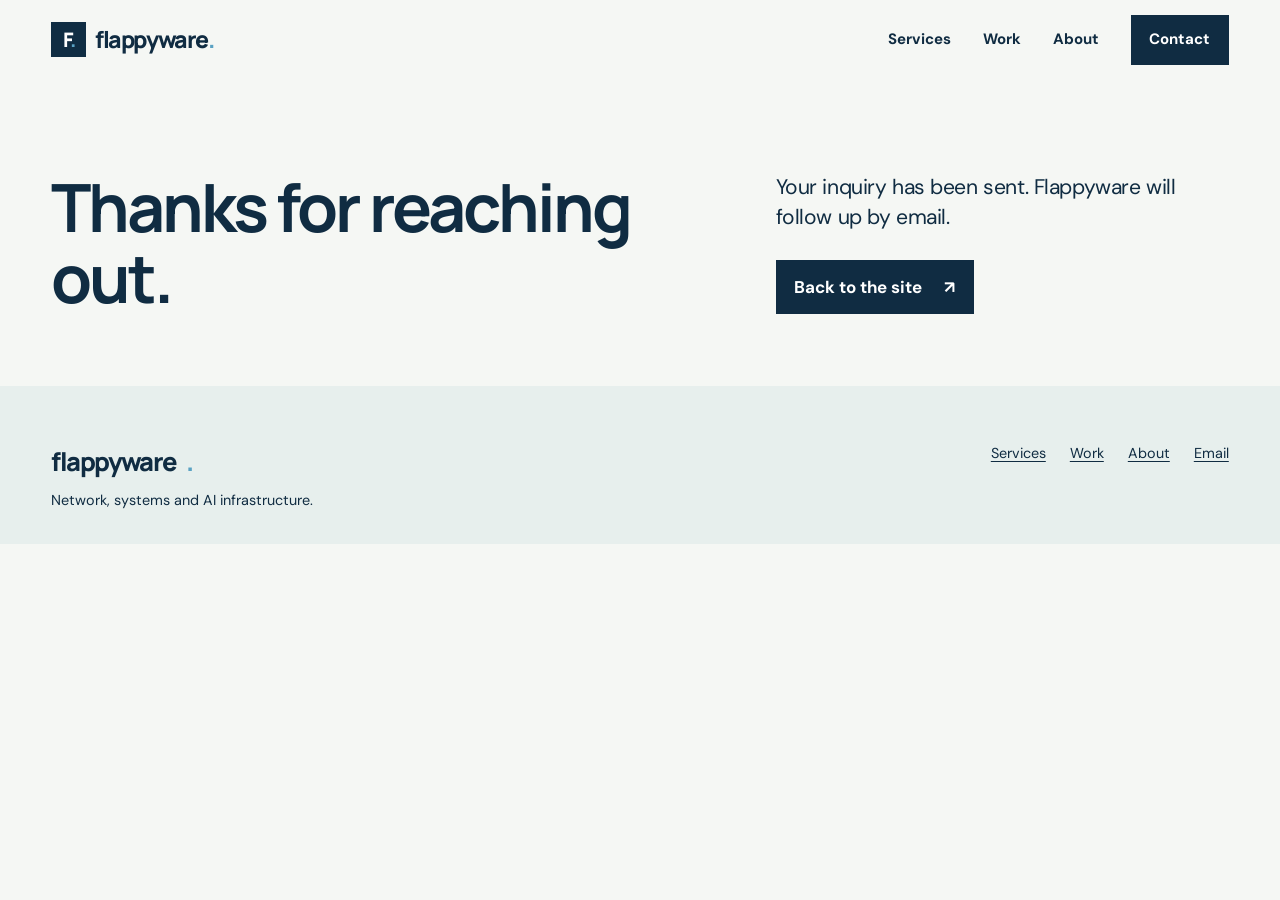
<file: inquiry-received/index.html>
<!doctype html>
<html lang="en"><head><meta charset="utf-8"><meta name="viewport" content="width=device-width,initial-scale=1"><meta name="robots" content="noindex"><title>Inquiry received | Flappyware</title><link rel="icon" href="/favicon.svg" type="image/svg+xml"><link rel="stylesheet" href="/styles.css?v=20261028j"><style data-cache-bridge>
/* Preserve the documentary design while keeping the page in one light theme. */
:root{--flappy-refresh-css:2}
.hero-media{height:clamp(220px,25vh,340px)}
.hero-copy{padding-block:clamp(2.4rem,4vw,4rem) clamp(3rem,5vw,5rem)}
.section-intro h2{max-width:16ch}
.featured-work,.case-study{background:#e1ece9;color:var(--ink)}
.work-intro{display:block}
.work-intro p{margin-top:1.15rem;color:var(--ink)}
.work-copy{background:#d5e5e1;color:var(--ink)}
.work-copy p,.case-heading>p,.case-list p{color:var(--ink)}
.contact,.page-contact{background:#dce9e7;color:var(--ink)}
.contact-location{color:var(--muted)}
.site-footer{background:#e7efed;color:var(--ink)}
.footer-brand{color:var(--ink)}
.footer-bottom{color:var(--muted)}
.case-heading{display:block}
.case-heading>p{margin-top:1.5rem}
.case-list{grid-template-columns:1fr 1.2fr .9fr}
.examples + .detail-section .detail-layout{display:block}
.examples + .detail-section .detail-copy{margin-top:1.5rem}
.project-brief input::placeholder,.project-brief textarea::placeholder{color:#506771;opacity:1}
/* Motion communicates interactive feedback; content itself remains still. */
.arrive,.hero-media img.arrive,.work-photo img.arrive,.page-photo img.arrive{animation:none}

@media(max-width:760px){
 .hero-media{height:270px}
 .hero-copy{padding-block:2.8rem 3rem}
 .case-list{grid-template-columns:1fr}
}

/* One consistent page theme is selected by the visitor's device preference. */
@media(prefers-color-scheme:dark){
 :root{--ink:#e4efef;--deep:#102d43;--muted:#b8cdd2;--paper:#102633;--mist:#193643;color-scheme:dark}
 .site-header,.about,.page-hero,.detail-section{background:#102633;color:var(--ink)}
 .services-section,.examples,.site-footer{background:#193643;color:var(--ink)}
 .featured-work,.case-study,.contact,.page-contact,.approach{background:#1a3945;color:var(--ink)}
 .work-copy,.project-brief{background:#254954;color:var(--ink)}
 .service-list{background:#1c3d48}
 .service-row:nth-child(odd){background:transparent}
 .service-row:hover,.service-row:nth-child(odd):hover{background:#284c57}
 .service-row p,.other-services p,.brief-note,.project-brief .brief-note{color:#cfdddd}
 .work-intro p,.work-copy p,.case-heading>p,.case-list p{color:var(--ink)}
 .footer-brand{color:var(--ink)}
 .project-brief input,.project-brief textarea,.project-brief select,.brief-options label{background:#15333e;color:var(--ink);border-color:#87aab0}
 .project-brief input::placeholder,.project-brief textarea::placeholder{color:#b8cdd2}
 .brief-options label:hover,.brief-options label:has(input:checked){background:#315b64}
 .nav-contact,.action,.brief-action{background:#d6e9e9;color:#102c42}
 .nav-contact:hover,.action:hover,.brief-action:hover{background:#a8ced6;color:#102c42}
}

/* Keep control boundaries and keyboard focus visible in both themes. */
.brief-fields input,.project-brief textarea,.project-brief select{border-color:#607f80}
a:focus-visible,summary:focus-visible{outline-color:#2a6989}
@media(prefers-color-scheme:dark){
 .brief-fields input,.project-brief textarea,.project-brief select{border-color:#87aab0}
 a:focus-visible,summary:focus-visible,.project-brief textarea:focus-visible,.project-brief input:focus-visible,.project-brief select:focus-visible{outline-color:#b8dce5}
}

/* Let the service descriptions read as one useful index of work. */
.section-intro h2{max-width:12ch}
.service-list{background:transparent;gap:.35rem}
.service-row,.service-row:nth-child(odd){background:transparent}
.service-row:first-child,.service-row:first-child:nth-child(odd){background:#d4e6e1}
.service-row:hover,.service-row:nth-child(odd):hover{background:#f7faf8}
.case-photo{margin-top:3rem}
.case-photo img{width:100%;height:clamp(320px,40vw,560px);object-fit:cover;object-position:center 48%}
.case-photo figcaption{color:var(--muted)}
@media(min-width:1101px){.service-list{padding:0}.service-row{padding:1.35rem 1.5rem}}
@media(max-width:760px){.case-photo{margin-top:2rem}.case-photo img{height:290px;object-position:53% center}}
@media(prefers-color-scheme:dark){.service-list{background:transparent}.service-row:first-child,.service-row:first-child:nth-child(odd){background:#254954}.service-row:hover,.service-row:nth-child(odd):hover{background:#284c57}}

</style><script>try{var sheet=Array.from(document.styleSheets).find(function(s){return s.href&&new URL(s.href).pathname==='/styles.css'});if(sheet&&Array.from(sheet.cssRules).some(function(r){return r.style&&r.style.getPropertyValue('--flappy-refresh-css').trim()==='2'}))document.querySelector('style[data-cache-bridge]').remove()}catch(e){}</script></head>
<body><a class="skip-link" href="#main">Skip to content</a><header class="site-header"><div class="frame header-inner"><a class="brand" href="/" aria-label="Flappyware home"><span class="brand-mark" aria-hidden="true">F<span>.</span></span><span>flappyware<span class="brand-dot">.</span></span></a><nav class="desktop-nav" aria-label="Primary"><a href="/#services">Services</a><a href="/#work">Work</a><a href="/#about">About</a><a class="nav-contact" href="/#contact">Contact</a></nav><details class="mobile-menu"><summary>Menu</summary><nav aria-label="Mobile"><a href="/#services">Services</a><a href="/#work">Work</a><a href="/#about">About</a><a href="/#contact">Contact</a></nav></details></div></header><main id="main"><section class="page-hero"><div class="frame"><div class="page-hero-layout"><h1>Thanks for reaching out.</h1><div><p>Your inquiry has been sent. Flappyware will follow up by email.</p><a class="action" href="/">Back to the site <span aria-hidden="true">↗</span></a></div></div></div></section></main><footer class="site-footer"><div class="frame footer-layout"><div><a class="footer-brand" href="/">flappyware<span>.</span></a><p>Network, systems and AI infrastructure.</p></div><nav aria-label="Footer"><a href="/#services">Services</a><a href="/#work">Work</a><a href="/#about">About</a><a href="mailto:brandon@flappyware.com">Email</a></nav></div></footer><script src="/site.js?v=20261028j" defer></script></body></html>
</file>
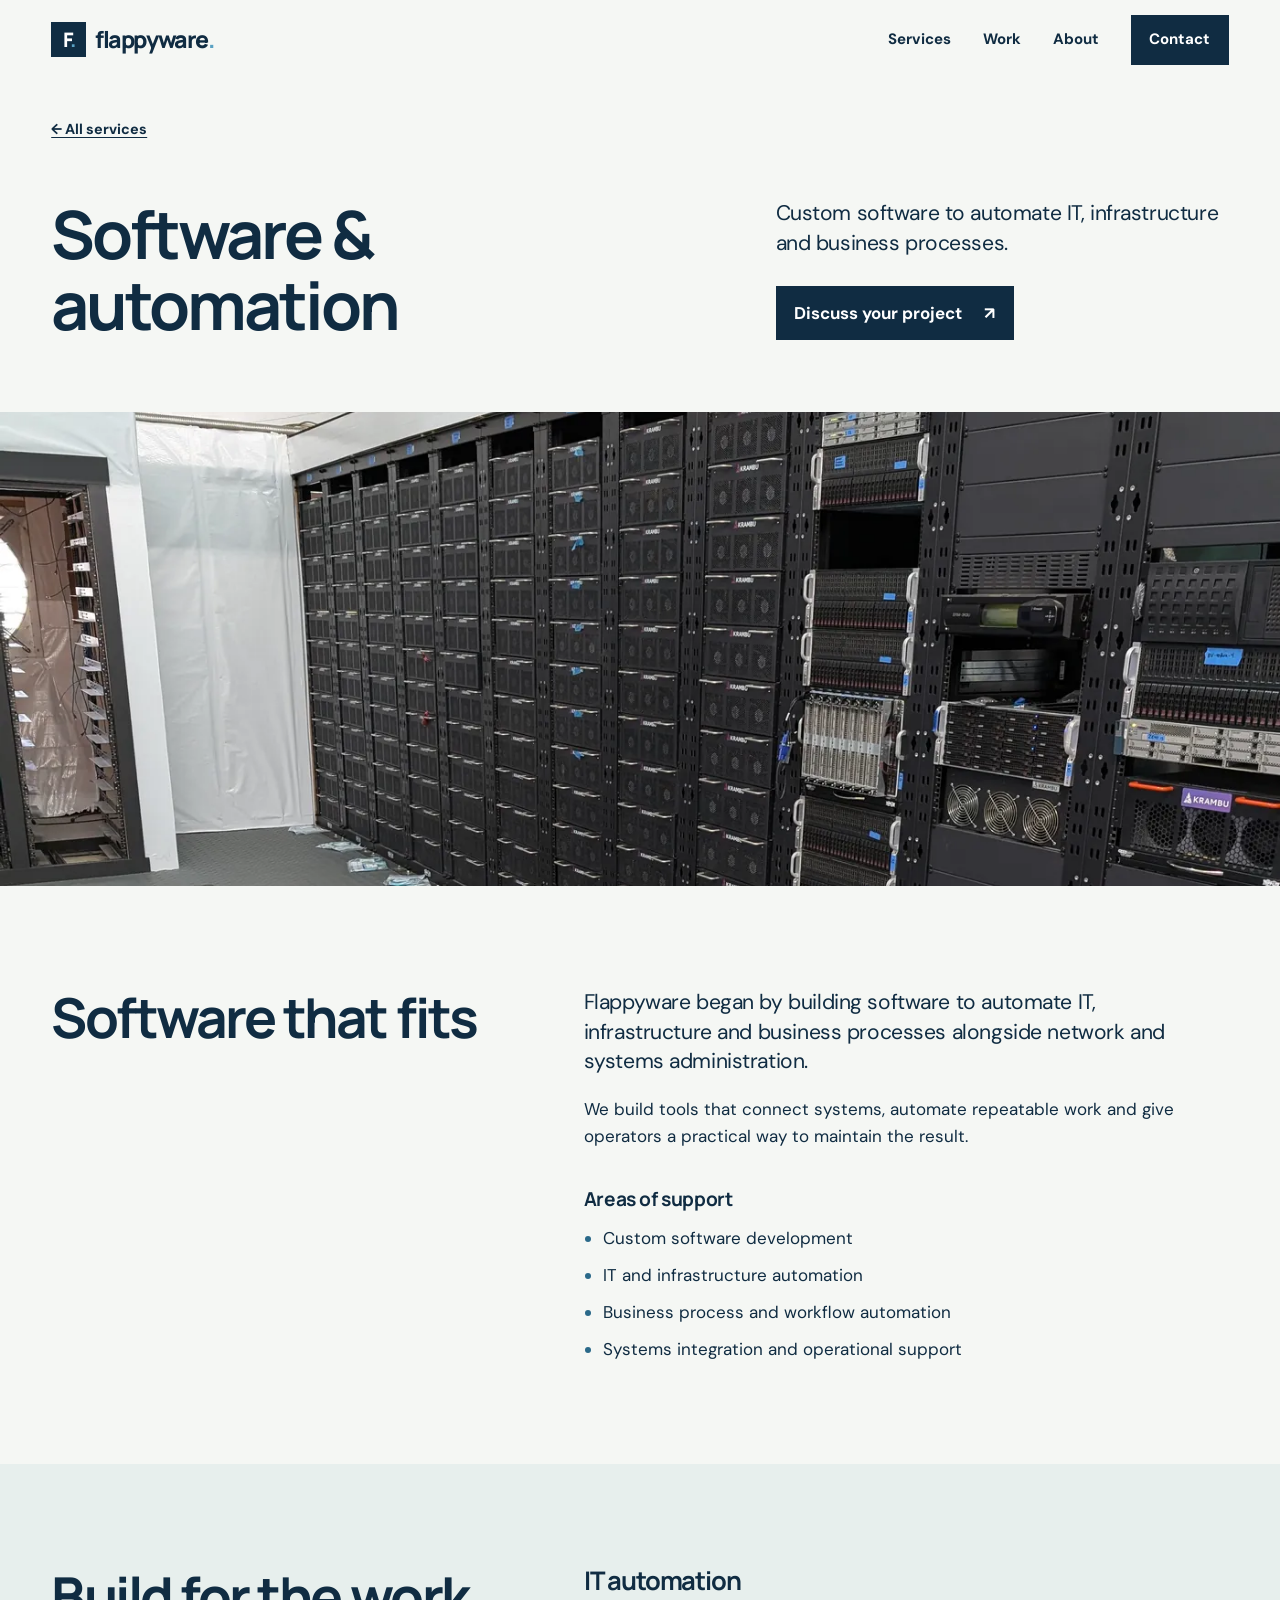
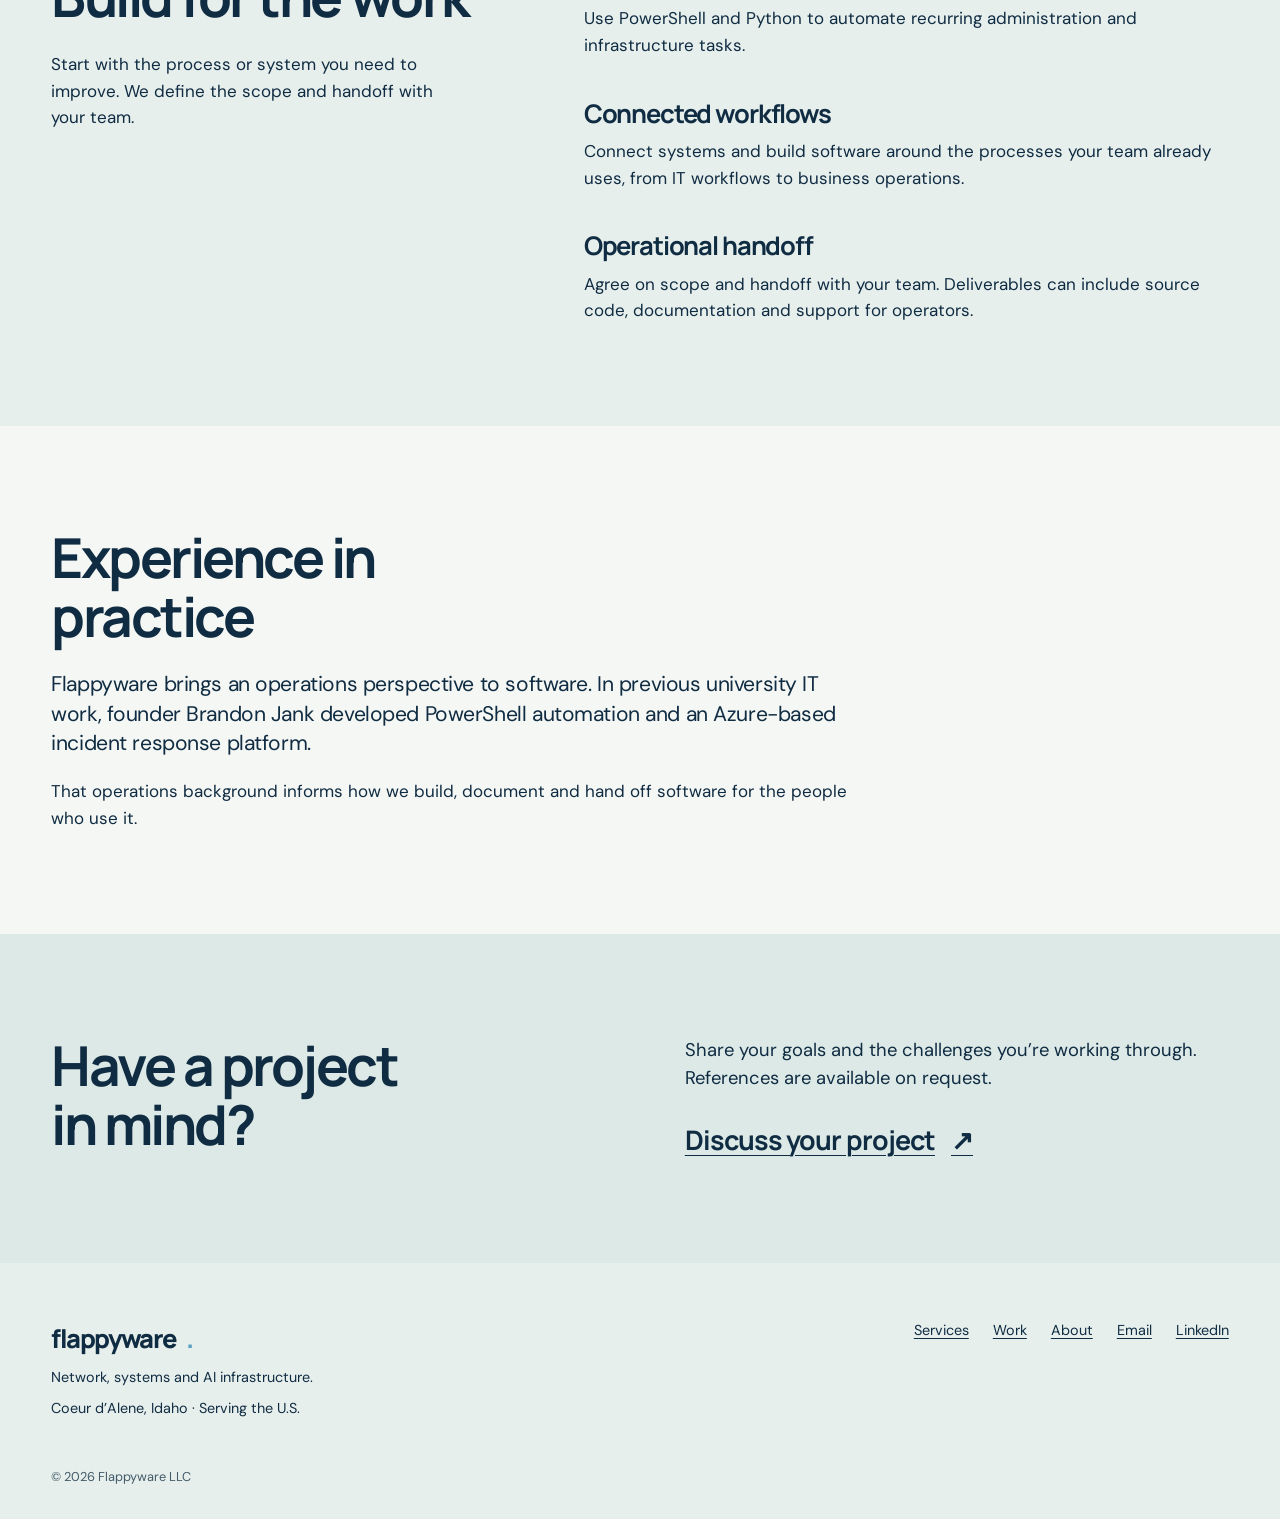
<file: software-development/index.html>
<!doctype html>
<html lang="en"><head><meta charset="utf-8"><meta name="viewport" content="width=device-width,initial-scale=1"><title>Software development &amp; automation | Flappyware</title><meta name="description" content="Custom software to automate IT, infrastructure and business processes."><link rel="canonical" href="https://flappyware.com/software-development/"><meta name="theme-color" content="#0b1220"><meta property="og:type" content="website"><meta property="og:title" content="Software development &amp; automation | Flappyware"><meta property="og:description" content="Custom software to automate IT, infrastructure and business processes."><meta property="og:url" content="https://flappyware.com/software-development/"><meta property="og:image" content="https://flappyware.com/og-image.png"><meta name="twitter:card" content="summary_large_image"><link rel="icon" href="/favicon.svg" type="image/svg+xml"><link rel="icon" href="/favicon.ico" sizes="any"><link rel="apple-touch-icon" href="/apple-touch-icon.png"><link rel="manifest" href="/site.webmanifest"><link rel="stylesheet" href="/styles.css?v=20261028j"><script type="application/ld+json">{"@context": "https://schema.org", "@type": "ProfessionalService", "name": "Flappyware LLC", "url": "https://flappyware.com/", "email": "brandon@flappyware.com", "sameAs": ["https://www.linkedin.com/company/flappyware"], "founder": {"@type": "Person", "name": "Brandon Jank", "sameAs": "https://www.linkedin.com/in/bjank/"}, "areaServed": "US", "address": {"@type": "PostalAddress", "postOfficeBoxNumber": "2974", "addressLocality": "Coeur d'Alene", "addressRegion": "ID", "postalCode": "83816", "addressCountry": "US"}}</script><style data-cache-bridge>
/* Preserve the documentary design while keeping the page in one light theme. */
:root{--flappy-refresh-css:2}
.hero-media{height:clamp(220px,25vh,340px)}
.hero-copy{padding-block:clamp(2.4rem,4vw,4rem) clamp(3rem,5vw,5rem)}
.section-intro h2{max-width:16ch}
.featured-work,.case-study{background:#e1ece9;color:var(--ink)}
.work-intro{display:block}
.work-intro p{margin-top:1.15rem;color:var(--ink)}
.work-copy{background:#d5e5e1;color:var(--ink)}
.work-copy p,.case-heading>p,.case-list p{color:var(--ink)}
.contact,.page-contact{background:#dce9e7;color:var(--ink)}
.contact-location{color:var(--muted)}
.site-footer{background:#e7efed;color:var(--ink)}
.footer-brand{color:var(--ink)}
.footer-bottom{color:var(--muted)}
.case-heading{display:block}
.case-heading>p{margin-top:1.5rem}
.case-list{grid-template-columns:1fr 1.2fr .9fr}
.examples + .detail-section .detail-layout{display:block}
.examples + .detail-section .detail-copy{margin-top:1.5rem}
.project-brief input::placeholder,.project-brief textarea::placeholder{color:#506771;opacity:1}
/* Motion communicates interactive feedback; content itself remains still. */
.arrive,.hero-media img.arrive,.work-photo img.arrive,.page-photo img.arrive{animation:none}

@media(max-width:760px){
 .hero-media{height:270px}
 .hero-copy{padding-block:2.8rem 3rem}
 .case-list{grid-template-columns:1fr}
}

/* One consistent page theme is selected by the visitor's device preference. */
@media(prefers-color-scheme:dark){
 :root{--ink:#e4efef;--deep:#102d43;--muted:#b8cdd2;--paper:#102633;--mist:#193643;color-scheme:dark}
 .site-header,.about,.page-hero,.detail-section{background:#102633;color:var(--ink)}
 .services-section,.examples,.site-footer{background:#193643;color:var(--ink)}
 .featured-work,.case-study,.contact,.page-contact,.approach{background:#1a3945;color:var(--ink)}
 .work-copy,.project-brief{background:#254954;color:var(--ink)}
 .service-list{background:#1c3d48}
 .service-row:nth-child(odd){background:transparent}
 .service-row:hover,.service-row:nth-child(odd):hover{background:#284c57}
 .service-row p,.other-services p,.brief-note,.project-brief .brief-note{color:#cfdddd}
 .work-intro p,.work-copy p,.case-heading>p,.case-list p{color:var(--ink)}
 .footer-brand{color:var(--ink)}
 .project-brief input,.project-brief textarea,.project-brief select,.brief-options label{background:#15333e;color:var(--ink);border-color:#87aab0}
 .project-brief input::placeholder,.project-brief textarea::placeholder{color:#b8cdd2}
 .brief-options label:hover,.brief-options label:has(input:checked){background:#315b64}
 .nav-contact,.action,.brief-action{background:#d6e9e9;color:#102c42}
 .nav-contact:hover,.action:hover,.brief-action:hover{background:#a8ced6;color:#102c42}
}

/* Keep control boundaries and keyboard focus visible in both themes. */
.brief-fields input,.project-brief textarea,.project-brief select{border-color:#607f80}
a:focus-visible,summary:focus-visible{outline-color:#2a6989}
@media(prefers-color-scheme:dark){
 .brief-fields input,.project-brief textarea,.project-brief select{border-color:#87aab0}
 a:focus-visible,summary:focus-visible,.project-brief textarea:focus-visible,.project-brief input:focus-visible,.project-brief select:focus-visible{outline-color:#b8dce5}
}

/* Let the service descriptions read as one useful index of work. */
.section-intro h2{max-width:12ch}
.service-list{background:transparent;gap:.35rem}
.service-row,.service-row:nth-child(odd){background:transparent}
.service-row:first-child,.service-row:first-child:nth-child(odd){background:#d4e6e1}
.service-row:hover,.service-row:nth-child(odd):hover{background:#f7faf8}
.case-photo{margin-top:3rem}
.case-photo img{width:100%;height:clamp(320px,40vw,560px);object-fit:cover;object-position:center 48%}
.case-photo figcaption{color:var(--muted)}
@media(min-width:1101px){.service-list{padding:0}.service-row{padding:1.35rem 1.5rem}}
@media(max-width:760px){.case-photo{margin-top:2rem}.case-photo img{height:290px;object-position:53% center}}
@media(prefers-color-scheme:dark){.service-list{background:transparent}.service-row:first-child,.service-row:first-child:nth-child(odd){background:#254954}.service-row:hover,.service-row:nth-child(odd):hover{background:#284c57}}

</style><script>try{var sheet=Array.from(document.styleSheets).find(function(s){return s.href&&new URL(s.href).pathname==='/styles.css'});if(sheet&&Array.from(sheet.cssRules).some(function(r){return r.style&&r.style.getPropertyValue('--flappy-refresh-css').trim()==='2'}))document.querySelector('style[data-cache-bridge]').remove()}catch(e){}</script></head><body><a class="skip-link" href="#main">Skip to content</a>
    <header class="site-header"><div class="frame header-inner">
      <a class="brand" href="/" aria-label="Flappyware home"><span class="brand-mark" aria-hidden="true">F<span>.</span></span><span>flappyware<span class="brand-dot">.</span></span></a>
      <nav class="desktop-nav" aria-label="Primary"><a href="/#services">Services</a><a href="/#work">Work</a><a href="/#about">About</a><a class="nav-contact" href="/#contact">Contact</a></nav>
      <details class="mobile-menu"><summary>Menu</summary><nav aria-label="Mobile"><a href="/#services">Services</a><a href="/#work">Work</a><a href="/#about">About</a><a href="/#contact">Contact</a></nav></details>
    </div></header><main id="main"><section class="page-hero"><div class="frame"><a class="back-link" href="/#services">← All services</a><div class="page-hero-layout"><h1>Software &amp; automation</h1><div><p>Custom software to automate IT, infrastructure and business processes.</p><a class="action" href="/#contact">Discuss your project <span aria-hidden="true">↗</span></a></div></div></div><div class="page-photo"><img src="/deployment-software.webp" width="1400" height="788" alt="Rows of computing equipment in a server room" fetchpriority="high"></div></section><section class="detail-section"><div class="frame detail-layout"><h2>Software that fits</h2><div class="detail-copy"><p>Flappyware began by building software to automate IT, infrastructure and business processes alongside network and systems administration.</p><p>We build tools that connect systems, automate repeatable work and give operators a practical way to maintain the result.</p><h3>Areas of support</h3><ul><li>Custom software development</li><li>IT and infrastructure automation</li><li>Business process and workflow automation</li><li>Systems integration and operational support</li></ul></div></div></section><section class="examples"><div class="frame examples-layout"><div><h2>Build for the work</h2><p>Start with the process or system you need to improve. We define the scope and handoff with your team.</p></div><div class="example-list"><article><h3>IT automation</h3><p>Use PowerShell and Python to automate recurring administration and infrastructure tasks.</p></article><article><h3>Connected workflows</h3><p>Connect systems and build software around the processes your team already uses, from IT workflows to business operations.</p></article><article><h3>Operational handoff</h3><p>Agree on scope and handoff with your team. Deliverables can include source code, documentation and support for operators.</p></article></div></div></section><section class="detail-section"><div class="frame detail-layout"><h2>Experience in practice</h2><div class="detail-copy"><p>Flappyware brings an operations perspective to software. In previous university IT work, founder Brandon Jank developed PowerShell automation and an Azure-based incident response platform.</p><p>That operations background informs how we build, document and hand off software for the people who use it.</p></div></div></section><section class="page-contact"><div class="frame contact-layout"><h2>Have a project<br>in mind?</h2><div><p>Share your goals and the challenges you’re working through. References are available on request.</p><a class="contact-email" href="/#contact">Discuss your project <span aria-hidden="true">↗</span></a></div></div></section></main><footer class="site-footer"><div class="frame footer-layout"><div><a class="footer-brand" href="/">flappyware<span>.</span></a><p>Network, systems and AI infrastructure.</p><p>Coeur d’Alene, Idaho · Serving the U.S.</p></div><nav aria-label="Footer"><a href="/#services">Services</a><a href="/#work">Work</a><a href="/#about">About</a><a href="mailto:brandon@flappyware.com">Email</a><a href="https://www.linkedin.com/company/flappyware">LinkedIn</a></nav></div><div class="frame footer-bottom">© <span id="year">2026</span> Flappyware LLC</div></footer><script>document.getElementById('year').textContent=new Date().getFullYear();</script><script src="/site.js?v=20261028j" defer></script></body></html>
</file>
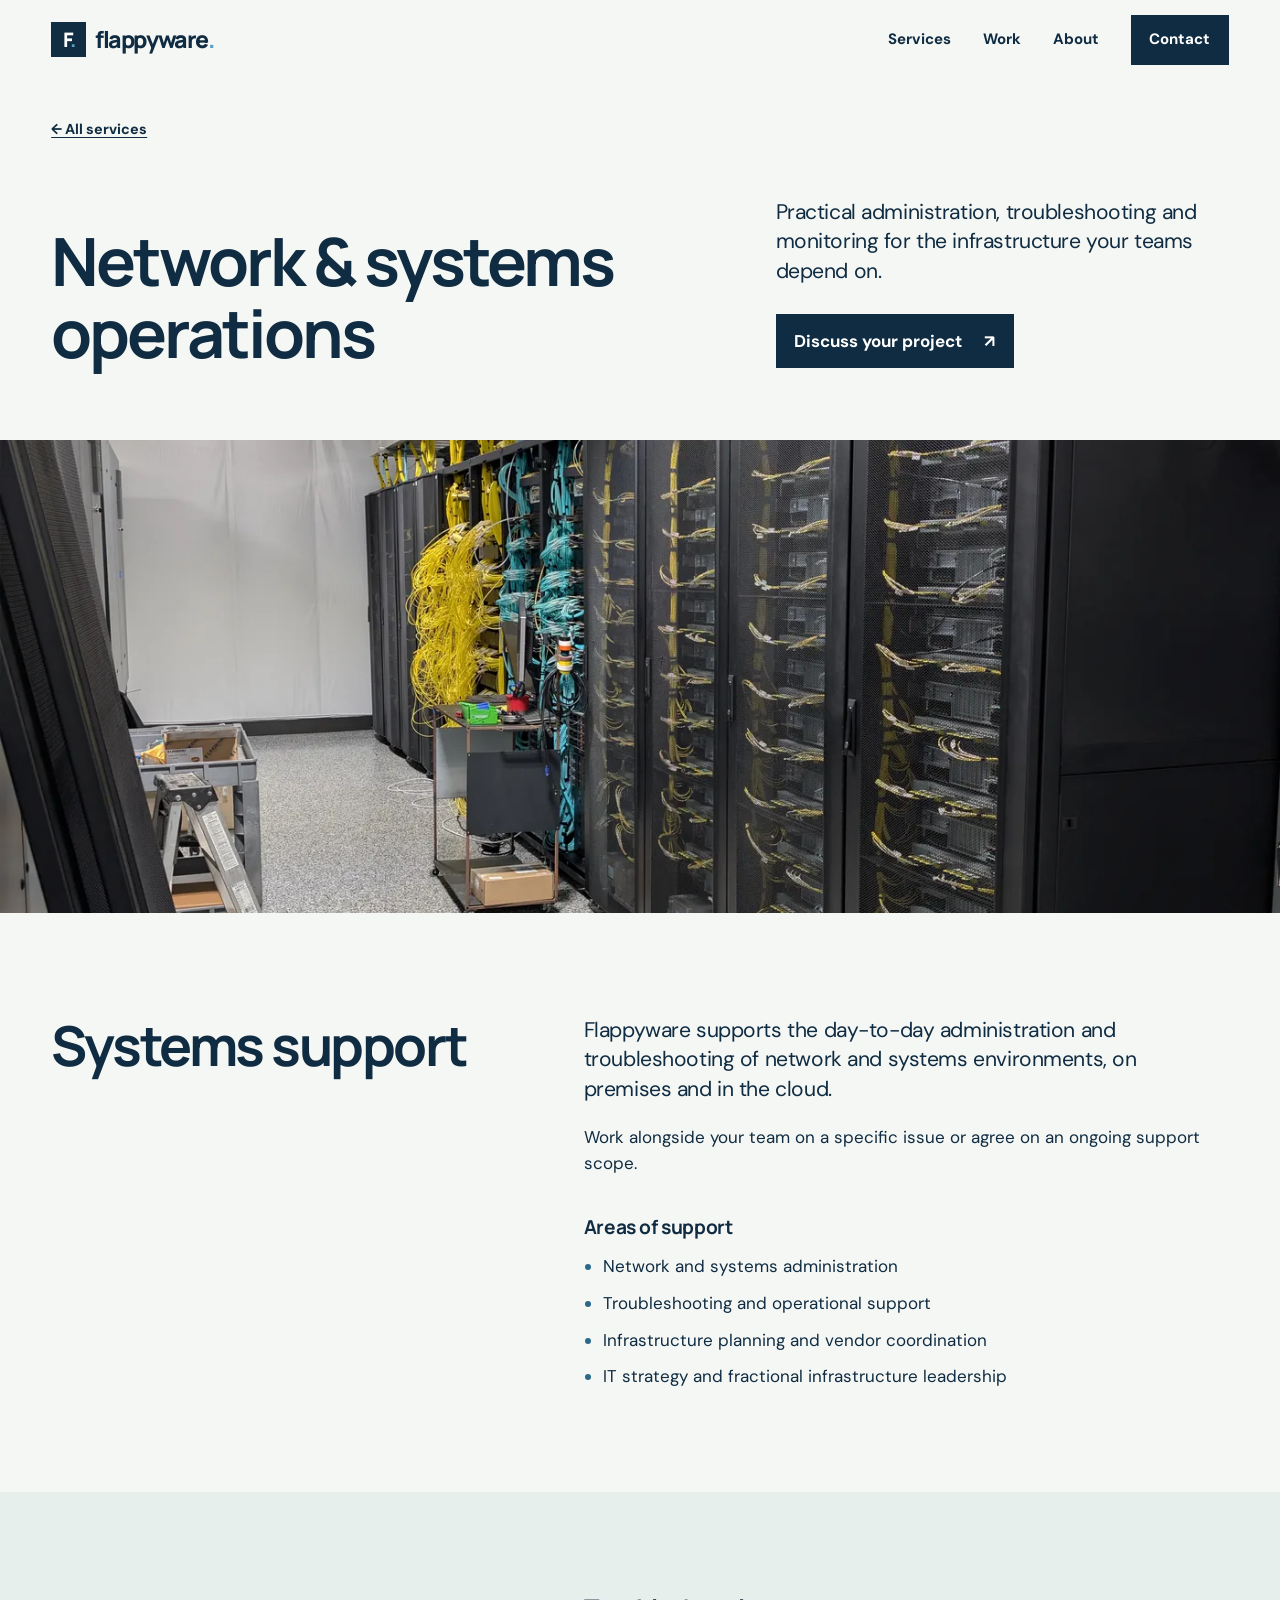
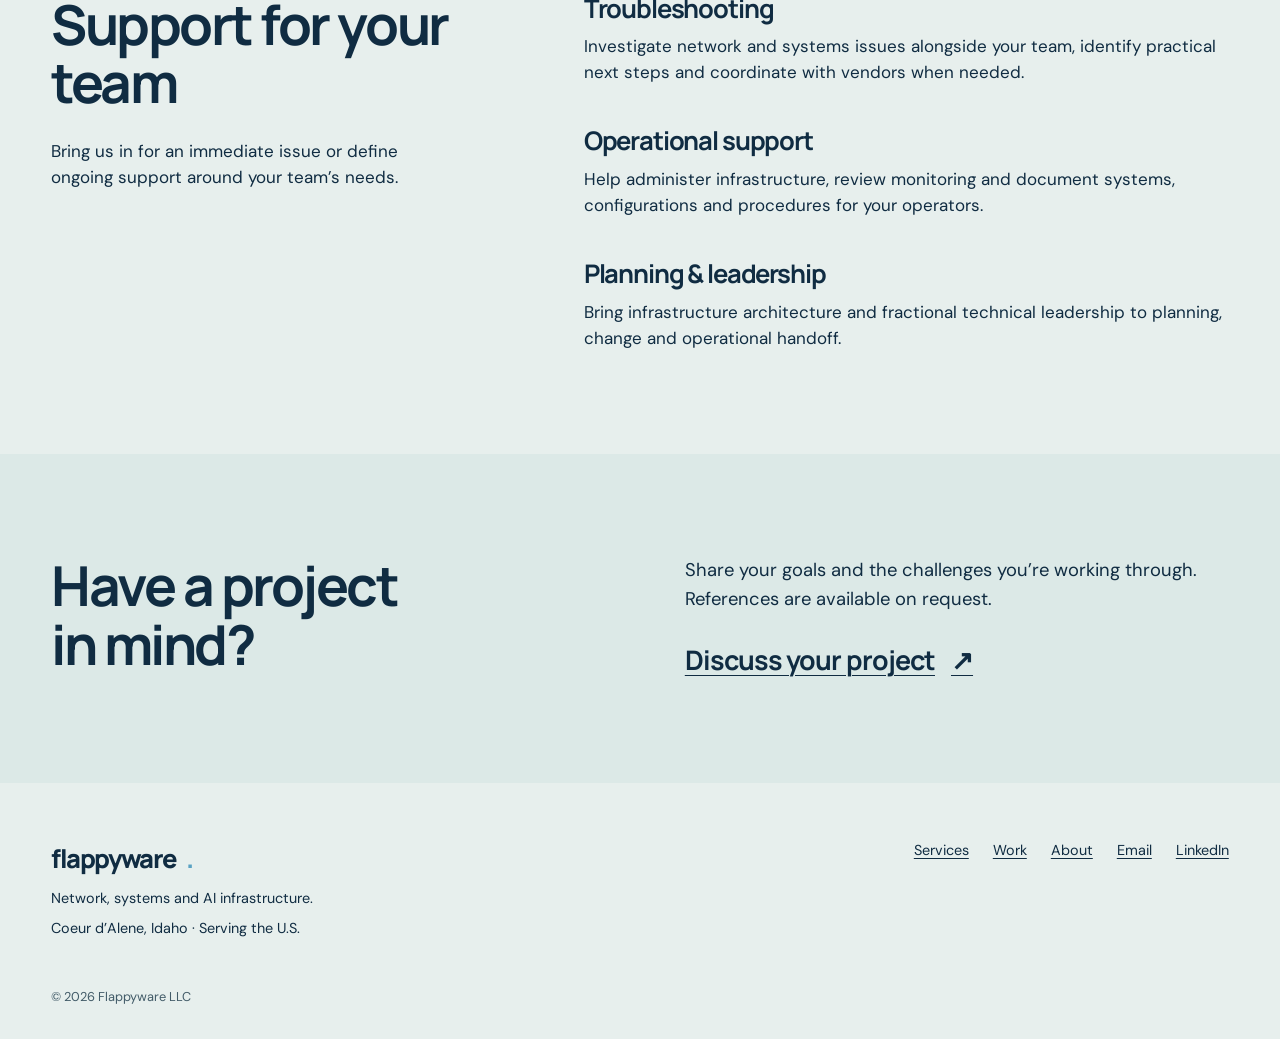
<file: systems-operations/index.html>
<!doctype html>
<html lang="en"><head><meta charset="utf-8"><meta name="viewport" content="width=device-width,initial-scale=1"><title>Network &amp; systems operations | Flappyware</title><meta name="description" content="Practical support for the infrastructure that keeps your business running."><link rel="canonical" href="https://flappyware.com/systems-operations/"><meta name="theme-color" content="#0b1220"><meta property="og:type" content="website"><meta property="og:title" content="Network &amp; systems operations | Flappyware"><meta property="og:description" content="Practical support for the infrastructure that keeps your business running."><meta property="og:url" content="https://flappyware.com/systems-operations/"><meta property="og:image" content="https://flappyware.com/og-image.png"><meta name="twitter:card" content="summary_large_image"><link rel="icon" href="/favicon.svg" type="image/svg+xml"><link rel="icon" href="/favicon.ico" sizes="any"><link rel="apple-touch-icon" href="/apple-touch-icon.png"><link rel="manifest" href="/site.webmanifest"><link rel="stylesheet" href="/styles.css?v=20261028j"><script type="application/ld+json">{"@context": "https://schema.org", "@type": "ProfessionalService", "name": "Flappyware LLC", "url": "https://flappyware.com/", "email": "brandon@flappyware.com", "sameAs": ["https://www.linkedin.com/company/flappyware"], "founder": {"@type": "Person", "name": "Brandon Jank", "sameAs": "https://www.linkedin.com/in/bjank/"}, "areaServed": "US", "address": {"@type": "PostalAddress", "postOfficeBoxNumber": "2974", "addressLocality": "Coeur d'Alene", "addressRegion": "ID", "postalCode": "83816", "addressCountry": "US"}}</script><style data-cache-bridge>
/* Preserve the documentary design while keeping the page in one light theme. */
:root{--flappy-refresh-css:2}
.hero-media{height:clamp(220px,25vh,340px)}
.hero-copy{padding-block:clamp(2.4rem,4vw,4rem) clamp(3rem,5vw,5rem)}
.section-intro h2{max-width:16ch}
.featured-work,.case-study{background:#e1ece9;color:var(--ink)}
.work-intro{display:block}
.work-intro p{margin-top:1.15rem;color:var(--ink)}
.work-copy{background:#d5e5e1;color:var(--ink)}
.work-copy p,.case-heading>p,.case-list p{color:var(--ink)}
.contact,.page-contact{background:#dce9e7;color:var(--ink)}
.contact-location{color:var(--muted)}
.site-footer{background:#e7efed;color:var(--ink)}
.footer-brand{color:var(--ink)}
.footer-bottom{color:var(--muted)}
.case-heading{display:block}
.case-heading>p{margin-top:1.5rem}
.case-list{grid-template-columns:1fr 1.2fr .9fr}
.examples + .detail-section .detail-layout{display:block}
.examples + .detail-section .detail-copy{margin-top:1.5rem}
.project-brief input::placeholder,.project-brief textarea::placeholder{color:#506771;opacity:1}
/* Motion communicates interactive feedback; content itself remains still. */
.arrive,.hero-media img.arrive,.work-photo img.arrive,.page-photo img.arrive{animation:none}

@media(max-width:760px){
 .hero-media{height:270px}
 .hero-copy{padding-block:2.8rem 3rem}
 .case-list{grid-template-columns:1fr}
}

/* One consistent page theme is selected by the visitor's device preference. */
@media(prefers-color-scheme:dark){
 :root{--ink:#e4efef;--deep:#102d43;--muted:#b8cdd2;--paper:#102633;--mist:#193643;color-scheme:dark}
 .site-header,.about,.page-hero,.detail-section{background:#102633;color:var(--ink)}
 .services-section,.examples,.site-footer{background:#193643;color:var(--ink)}
 .featured-work,.case-study,.contact,.page-contact,.approach{background:#1a3945;color:var(--ink)}
 .work-copy,.project-brief{background:#254954;color:var(--ink)}
 .service-list{background:#1c3d48}
 .service-row:nth-child(odd){background:transparent}
 .service-row:hover,.service-row:nth-child(odd):hover{background:#284c57}
 .service-row p,.other-services p,.brief-note,.project-brief .brief-note{color:#cfdddd}
 .work-intro p,.work-copy p,.case-heading>p,.case-list p{color:var(--ink)}
 .footer-brand{color:var(--ink)}
 .project-brief input,.project-brief textarea,.project-brief select,.brief-options label{background:#15333e;color:var(--ink);border-color:#87aab0}
 .project-brief input::placeholder,.project-brief textarea::placeholder{color:#b8cdd2}
 .brief-options label:hover,.brief-options label:has(input:checked){background:#315b64}
 .nav-contact,.action,.brief-action{background:#d6e9e9;color:#102c42}
 .nav-contact:hover,.action:hover,.brief-action:hover{background:#a8ced6;color:#102c42}
}

/* Keep control boundaries and keyboard focus visible in both themes. */
.brief-fields input,.project-brief textarea,.project-brief select{border-color:#607f80}
a:focus-visible,summary:focus-visible{outline-color:#2a6989}
@media(prefers-color-scheme:dark){
 .brief-fields input,.project-brief textarea,.project-brief select{border-color:#87aab0}
 a:focus-visible,summary:focus-visible,.project-brief textarea:focus-visible,.project-brief input:focus-visible,.project-brief select:focus-visible{outline-color:#b8dce5}
}

/* Let the service descriptions read as one useful index of work. */
.section-intro h2{max-width:12ch}
.service-list{background:transparent;gap:.35rem}
.service-row,.service-row:nth-child(odd){background:transparent}
.service-row:first-child,.service-row:first-child:nth-child(odd){background:#d4e6e1}
.service-row:hover,.service-row:nth-child(odd):hover{background:#f7faf8}
.case-photo{margin-top:3rem}
.case-photo img{width:100%;height:clamp(320px,40vw,560px);object-fit:cover;object-position:center 48%}
.case-photo figcaption{color:var(--muted)}
@media(min-width:1101px){.service-list{padding:0}.service-row{padding:1.35rem 1.5rem}}
@media(max-width:760px){.case-photo{margin-top:2rem}.case-photo img{height:290px;object-position:53% center}}
@media(prefers-color-scheme:dark){.service-list{background:transparent}.service-row:first-child,.service-row:first-child:nth-child(odd){background:#254954}.service-row:hover,.service-row:nth-child(odd):hover{background:#284c57}}

</style><script>try{var sheet=Array.from(document.styleSheets).find(function(s){return s.href&&new URL(s.href).pathname==='/styles.css'});if(sheet&&Array.from(sheet.cssRules).some(function(r){return r.style&&r.style.getPropertyValue('--flappy-refresh-css').trim()==='2'}))document.querySelector('style[data-cache-bridge]').remove()}catch(e){}</script></head><body><a class="skip-link" href="#main">Skip to content</a>
    <header class="site-header"><div class="frame header-inner">
      <a class="brand" href="/" aria-label="Flappyware home"><span class="brand-mark" aria-hidden="true">F<span>.</span></span><span>flappyware<span class="brand-dot">.</span></span></a>
      <nav class="desktop-nav" aria-label="Primary"><a href="/#services">Services</a><a href="/#work">Work</a><a href="/#about">About</a><a class="nav-contact" href="/#contact">Contact</a></nav>
      <details class="mobile-menu"><summary>Menu</summary><nav aria-label="Mobile"><a href="/#services">Services</a><a href="/#work">Work</a><a href="/#about">About</a><a href="/#contact">Contact</a></nav></details>
    </div></header><main id="main"><section class="page-hero"><div class="frame"><a class="back-link" href="/#services">← All services</a><div class="page-hero-layout"><h1>Network &amp; systems operations</h1><div><p>Practical administration, troubleshooting and monitoring for the infrastructure your teams depend on.</p><a class="action" href="/#contact">Discuss your project <span aria-hidden="true">↗</span></a></div></div></div><div class="page-photo"><img src="/deployment-operations.webp" width="1400" height="788" alt="Server racks and network cabling during an infrastructure deployment" fetchpriority="high"></div></section><section class="detail-section"><div class="frame detail-layout"><h2>Systems support</h2><div class="detail-copy"><p>Flappyware supports the day-to-day administration and troubleshooting of network and systems environments, on premises and in the cloud.</p><p>Work alongside your team on a specific issue or agree on an ongoing support scope.</p><h3>Areas of support</h3><ul><li>Network and systems administration</li><li>Troubleshooting and operational support</li><li>Infrastructure planning and vendor coordination</li><li>IT strategy and fractional infrastructure leadership</li></ul></div></div></section><section class="examples"><div class="frame examples-layout"><div><h2>Support for your team</h2><p>Bring us in for an immediate issue or define ongoing support around your team’s needs.</p></div><div class="example-list"><article><h3>Troubleshooting</h3><p>Investigate network and systems issues alongside your team, identify practical next steps and coordinate with vendors when needed.</p></article><article><h3>Operational support</h3><p>Help administer infrastructure, review monitoring and document systems, configurations and procedures for your operators.</p></article><article><h3>Planning &amp; leadership</h3><p>Bring infrastructure architecture and fractional technical leadership to planning, change and operational handoff.</p></article></div></div></section><section class="page-contact"><div class="frame contact-layout"><h2>Have a project<br>in mind?</h2><div><p>Share your goals and the challenges you’re working through. References are available on request.</p><a class="contact-email" href="/#contact">Discuss your project <span aria-hidden="true">↗</span></a></div></div></section></main><footer class="site-footer"><div class="frame footer-layout"><div><a class="footer-brand" href="/">flappyware<span>.</span></a><p>Network, systems and AI infrastructure.</p><p>Coeur d’Alene, Idaho · Serving the U.S.</p></div><nav aria-label="Footer"><a href="/#services">Services</a><a href="/#work">Work</a><a href="/#about">About</a><a href="mailto:brandon@flappyware.com">Email</a><a href="https://www.linkedin.com/company/flappyware">LinkedIn</a></nav></div><div class="frame footer-bottom">© <span id="year">2026</span> Flappyware LLC</div></footer><script>document.getElementById('year').textContent=new Date().getFullYear();</script><script src="/site.js?v=20261028j" defer></script></body></html>
</file>
<file: styles.css>
@import url('https://fonts.googleapis.com/css2?family=DM+Sans:wght@400;500;600;700&family=Manrope:wght@400;500;600;700;800&display=swap');

:root{--ink:#102c42;--deep:#102d43;--blue:#2a6989;--muted:#425b68;--paper:#f5f7f4;--mist:#e7efed;--gutter:clamp(20px,4vw,64px);font-family:'DM Sans',sans-serif;color:var(--ink);background:var(--paper);scroll-behavior:smooth}
*,*::before,*::after{box-sizing:border-box}
body{margin:0;font-size:17px;line-height:1.55}
img{display:block;max-width:100%}
a{color:inherit;text-decoration-thickness:1px;text-underline-offset:.18em}
a:focus-visible,summary:focus-visible{outline:3px solid #4c91b4;outline-offset:5px}
h1,h2,h3,p,figure{margin:0}
h1,h2,h3{font-family:Manrope,'DM Sans',sans-serif;letter-spacing:-.045em;line-height:1.07}
h1{font-size:clamp(3.3rem,6.1vw,6.6rem);font-weight:700}
h2{font-size:clamp(2.55rem,4.3vw,4.9rem);font-weight:700}
h3{font-size:clamp(1.35rem,2.1vw,2rem);font-weight:700}
p+p{margin-top:1.15em}
.frame{width:calc(100% - 2*var(--gutter));max-width:1650px;margin-inline:auto}
.skip-link{position:absolute;top:-100px;left:1rem;background:#fff;color:var(--ink);padding:.75rem;z-index:30}
.skip-link:focus{top:1rem}
.site-header{position:relative;background:var(--paper);z-index:10}
.header-inner{min-height:80px;display:flex;align-items:center;justify-content:space-between;gap:2rem}
.brand,.footer-brand{display:inline-flex;align-items:center;gap:.55rem;font-family:Manrope,sans-serif;font-weight:800;font-size:1.45rem;letter-spacing:-.06em;text-decoration:none}
.brand-mark{display:grid;place-items:center;width:35px;height:35px;background:var(--deep);color:#fff;font-size:1.25rem;letter-spacing:-.08em}
.brand-mark span,.brand-dot,.footer-brand span{color:#5aa2c3}
.brand-mark span{display:inline}
.brand-mark{display:block;text-align:center;line-height:35px}
.desktop-nav{display:flex;align-items:center;gap:clamp(1.2rem,2.5vw,2.7rem);font-size:.94rem;font-weight:700}
.desktop-nav a,.mobile-menu a{text-decoration:none}
.desktop-nav a:not(.nav-contact):hover,.mobile-menu a:hover{text-decoration:underline}
.nav-contact,.action{background:var(--ink);color:#fff;text-decoration:none;font-weight:700;display:inline-flex;align-items:center;justify-content:space-between;gap:3rem;padding:.85rem 1.15rem}
.nav-contact:hover,.action:hover{background:var(--blue)}
.action{gap:1.4rem;white-space:nowrap}
.mobile-menu{display:none;position:relative;font-weight:700}
.mobile-menu summary{cursor:pointer;list-style:none;padding:.6rem 0}
.mobile-menu summary::-webkit-details-marker{display:none}
.mobile-menu summary::after{content:' +';font-size:1.2rem}
.mobile-menu[open] summary::after{content:' −'}
.mobile-menu nav{position:absolute;right:0;top:100%;min-width:210px;background:var(--deep);color:white;padding:.65rem;display:grid;gap:.2rem}
.mobile-menu nav a{display:block;padding:.7rem .8rem}
.hero-media{height:clamp(300px,29vw,480px);overflow:hidden;background:#ccd6d6}
.hero-media img,.page-photo img{width:100%;height:100%;object-fit:cover;object-position:center 54%}
.hero-copy{display:grid;grid-template-columns:1.15fr .85fr;align-items:end;gap:clamp(2rem,7vw,8rem);padding-block:clamp(3.25rem,6vw,6rem) clamp(4rem,7vw,7rem)}
.hero-intro p,.section-lede,.lead,.page-hero-layout p{font-size:clamp(1.2rem,1.65vw,1.6rem);line-height:1.4;letter-spacing:-.02em}
.hero-intro .action,.page-hero-layout .action{margin-top:1.75rem}
.services-section{background:var(--mist);padding-block:clamp(4rem,7vw,7rem)}
.section-intro{display:grid;grid-template-columns:1fr .7fr;align-items:end;gap:4rem;padding-bottom:clamp(2.5rem,5vw,5rem)}
.section-lede{max-width:32rem;margin-top:1.4rem}
.service-image{max-width:570px;justify-self:end;width:100%}
.service-image img{width:100%;height:auto;aspect-ratio:16/9;object-fit:cover}
figcaption{font-size:.8rem;color:var(--muted);margin-top:.6rem}
.service-list{display:grid;gap:.35rem}
.service-row{display:grid;grid-template-columns:1fr 1.05fr auto;align-items:start;gap:2rem;padding:1.65rem 1.5rem;text-decoration:none;transition:background-color .18s ease}
.service-row:nth-child(odd){background:rgba(255,255,255,.46)}
.service-row:hover{background:#fff}
.service-row p{max-width:34rem;color:#304d5c}
.service-row>span{font-size:1.5rem;line-height:1}
.other-services{padding-top:2.2rem}
.other-services p{max-width:58rem;color:#385563}
.featured-work{background:var(--deep);color:#f7faf8;padding-top:clamp(4rem,7vw,7rem)}
.work-intro{display:grid;grid-template-columns:1fr 1fr;gap:4rem;padding-bottom:3rem;align-items:end}
.work-intro p{max-width:37rem;font-size:1.2rem;color:#d2e0e1}
.work-feature{display:grid;grid-template-columns:1.15fr .85fr;min-height:520px}
.work-photo{min-height:420px}
.work-photo img{width:100%;height:100%;object-fit:cover}
.work-copy{display:flex;flex-direction:column;align-items:start;justify-content:center;padding:clamp(2.5rem,6vw,7rem);background:#19435a}
.work-copy h3{font-size:clamp(2.4rem,4vw,4.5rem);max-width:12ch}
.work-copy p{max-width:36rem;margin-top:1.6rem;color:#e0ebeb;font-size:1.12rem}
.text-link{display:inline-flex;gap:1.4rem;align-items:center;font-weight:700;margin-top:1.8rem}
.text-link:hover{text-decoration-thickness:2px}
.approach{background:#dce9e7;padding-block:clamp(5rem,9vw,9rem)}
.approach-layout,.about-layout,.detail-layout,.examples-layout{display:grid;grid-template-columns:.8fr 1.2fr;gap:clamp(3rem,8vw,10rem);align-items:start}
.approach-layout>div,.about-copy,.detail-copy{max-width:50rem}
.approach-layout .lead,.about-copy .lead{margin-bottom:1.5rem}
.about{padding-block:clamp(5rem,9vw,9rem);background:var(--paper)}
.about-title h2{max-width:14ch}
.portrait{max-width:250px;margin-top:3rem}
.portrait img{width:100%;height:auto;aspect-ratio:4/5;object-fit:cover;object-position:center}
.portrait figcaption{font-weight:700;color:var(--ink);font-size:.9rem;line-height:1.4}
.portrait figcaption span{color:var(--muted);font-weight:400}
.about-copy p{max-width:50rem}
.contact,.page-contact{background:#266786;color:white;padding-block:clamp(4.5rem,8vw,8rem)}
.contact-layout{display:grid;grid-template-columns:1fr 1fr;gap:clamp(2rem,7vw,7rem);align-items:start}
.contact-layout p{max-width:32rem;font-size:1.15rem}
.contact-intro{margin-top:1.5rem}
.contact-email{display:inline-flex;gap:1rem;align-items:center;font-family:Manrope,sans-serif;font-size:clamp(1.15rem,2.1vw,2rem);font-weight:700;letter-spacing:-.035em;margin-top:1.6rem;overflow-wrap:anywhere}
.contact-location{margin-top:2.5rem;color:#deebef;font-size:.95rem!important}
.project-brief{background:#e4eeeb;color:var(--ink);padding:clamp(1.4rem,3vw,2.75rem)}
.project-brief h3{font-size:clamp(1.6rem,2.6vw,2.5rem)}
.project-brief>p{font-size:1rem;margin-top:.8rem}
.brief-fields{display:grid;gap:.5rem;margin-top:1.5rem}
.brief-fields label{font-weight:700;font-size:.95rem;margin-top:.5rem}
.brief-fields label span,.project-brief legend span{font-weight:400;color:var(--muted)}
.brief-fields input,.project-brief select{display:block;width:100%;min-height:46px;padding:.7rem .8rem;font:inherit;color:var(--ink);background:#fff;border:2px solid #a9c2c1;border-radius:0}
.project-brief fieldset{border:0;padding:0;margin:1.7rem 0 0;min-width:0}
.project-brief legend,.brief-message{font-weight:700;font-size:.95rem}
.brief-options{display:grid;grid-template-columns:1fr 1fr;gap:.5rem;margin-top:.8rem}
.brief-options label{display:flex;align-items:center;gap:.7rem;min-height:58px;padding:.75rem;background:#fff;cursor:pointer;line-height:1.3;font-size:.95rem;transition:background-color .18s ease}
.brief-options label:hover{background:#d3e3e0}
.brief-options input{width:20px;height:20px;flex:none;margin:0;accent-color:var(--blue)}
.brief-options label:has(input:checked){background:#c4dddc}
.brief-message{display:block;margin-top:1.5rem}
.brief-message span{font-weight:400;color:var(--muted)}
.project-brief textarea{display:block;width:100%;resize:vertical;min-height:90px;margin-top:.6rem;padding:.85rem;font:inherit;line-height:1.4;color:var(--ink);background:#fff;border:2px solid #a9c2c1;border-radius:0}
.project-brief select{margin-top:.6rem}
.project-brief textarea:focus-visible,.project-brief input:focus-visible,.project-brief select:focus-visible{outline:3px solid #2a6989;outline-offset:2px}
.contact-trap{position:absolute;left:-10000px;width:2px;height:2px;overflow:hidden}
.brief-action{display:inline-flex;align-items:center;justify-content:space-between;gap:2rem;margin-top:1rem;background:var(--ink);color:#fff;text-decoration:none;font:inherit;font-weight:700;padding:.85rem 1.1rem;border:0;cursor:pointer}
.brief-action:hover{background:var(--blue)}
.brief-action:disabled{opacity:.65;cursor:wait}
.project-brief .brief-note{font-size:.85rem;line-height:1.4;color:#385563;margin-top:.8rem}
.site-footer{background:#102a3d;color:#dbe7e9;padding-block:3.5rem 2rem}
.footer-layout{display:flex;justify-content:space-between;gap:3rem}
.footer-brand{color:#fff;font-size:1.6rem}
.footer-layout p{font-size:.9rem;margin-top:.5rem}
.footer-layout nav{display:flex;align-items:start;flex-wrap:wrap;gap:1.5rem;font-size:.9rem}
.footer-bottom{margin-top:3rem;font-size:.8rem;color:#bacdd3}
.page-hero{padding-top:2.2rem;background:var(--paper)}
.back-link{display:inline-block;font-size:.9rem;font-weight:700}
.page-hero-layout{display:grid;grid-template-columns:1fr .7fr;gap:clamp(2rem,6vw,7rem);align-items:end;padding-block:3.5rem 4.5rem}
.page-hero-layout h1{max-width:17ch;font-size:clamp(2.8rem,5.2vw,5.4rem)}
.page-hero-layout p{max-width:36rem}
.page-photo{height:clamp(300px,37vw,580px);background:#ccd6d6;overflow:hidden}
.detail-section{padding-block:clamp(5rem,8vw,8rem)}
.detail-layout h2,.examples-layout h2{max-width:12ch}
.detail-copy>p:first-child{font-size:clamp(1.2rem,1.65vw,1.6rem);line-height:1.4;letter-spacing:-.02em}
.detail-copy h3{margin-top:2.5rem;font-size:1.2rem;letter-spacing:-.02em}
.detail-copy ul{padding-left:1.2rem;margin:1rem 0 0;display:grid;gap:.65rem}
.detail-copy li::marker{color:var(--blue)}
.examples{background:var(--mist);padding-block:clamp(5rem,8vw,8rem)}
.examples-layout>div:first-child p{margin-top:1.6rem;max-width:25rem}
.example-list{display:grid;gap:2.6rem}
.example-list h3{font-size:1.6rem}
.example-list p{margin-top:.7rem;max-width:43rem}
.case-study{background:var(--deep);color:#f7faf8;padding-block:clamp(5rem,8vw,8rem);scroll-margin-top:1rem}
.case-heading{display:grid;grid-template-columns:.8fr 1.2fr;gap:clamp(3rem,8vw,10rem);align-items:end}
.case-heading>p{font-size:clamp(1.15rem,1.5vw,1.45rem);line-height:1.45;color:#dce9e9;max-width:45rem}
.case-list{display:grid;grid-template-columns:repeat(3,1fr);gap:clamp(2rem,4vw,5rem);padding-top:4rem}
.case-list h3{font-size:1.45rem}
.case-list p{margin-top:.8rem;color:#dce9e9}
@media(min-width:1101px){
 .services-section{display:grid;grid-template-columns:.85fr 1.15fr;gap:0 clamp(3rem,7vw,7rem);padding-inline:max(var(--gutter),calc((100vw - 1650px)/2))}
 .services-section>.frame{width:100%;margin:0}
 .section-intro{display:block;padding-bottom:0}
 .service-image{max-width:none;margin-top:2.5rem}
 .service-list{align-content:start;gap:0;background:#d8e6e3;padding:.7rem}
 .service-row{grid-template-columns:1fr auto;gap:.5rem 1rem;padding:1.3rem}
 .service-row:nth-child(odd){background:transparent}
 .service-row:hover,.service-row:nth-child(odd):hover{background:#f7faf8}
 .service-row h3{grid-column:1;grid-row:1}
 .service-row p{grid-column:1;grid-row:2}
 .service-row>span{grid-column:2;grid-row:1}
 .other-services{grid-column:1/-1}
}
@media(min-width:761px) and (max-width:1100px){
 .hero-copy{grid-template-columns:1.3fr .7fr;gap:2rem;align-items:center}
 .hero-copy h1{font-size:clamp(2.7rem,5.1vw,3.5rem)}
}
@media(max-width:760px){
 :root{--gutter:20px}
 body{font-size:16px}
 h1{font-size:clamp(2.45rem,9.2vw,4rem)}
 h2{font-size:clamp(2.35rem,8vw,3.4rem)}
 h3{font-size:1.35rem}
 .header-inner{min-height:68px}
 .brand{font-size:1.3rem}
 .desktop-nav{display:none}
 .mobile-menu{display:block}
 .hero{display:flex;flex-direction:column}
 .hero-copy{order:0;display:block;padding-block:2.8rem 3rem}
 .hero-intro{margin-top:1.4rem}
 .hero-intro p,.section-lede,.lead,.page-hero-layout p{font-size:1.17rem}
 .hero-media{order:1;height:270px}
 .hero-media img{object-position:center}
 .services-section{padding-block:4rem}
 .section-intro{display:block;padding-bottom:2.2rem}
 .service-image{margin-top:2rem;max-width:none}
 .service-row{grid-template-columns:1fr auto;gap:.6rem 1rem;padding:1.3rem 1rem}
 .service-row h3{grid-column:1;grid-row:1}
 .service-row p{grid-column:1;grid-row:2}
 .service-row>span{grid-column:2;grid-row:1}
 .work-intro,.work-feature,.approach-layout,.about-layout,.contact-layout,.page-hero-layout,.detail-layout,.examples-layout,.case-heading{grid-template-columns:1fr;gap:1.8rem}
 .work-intro{padding-bottom:2rem}
 .work-feature{min-height:0}
 .work-photo{height:280px;min-height:0}
 .work-copy{padding:2.5rem 20px 3rem}
 .work-copy h3{font-size:2.7rem}
 .approach,.about,.detail-section,.examples,.case-study{padding-block:4.5rem}
 .portrait{max-width:200px;margin-top:2rem}
 .about-title h2{max-width:12ch}
 .contact,.page-contact{padding-block:4rem}
 .project-brief{padding:1.4rem}
 .brief-options{grid-template-columns:1fr}
 .footer-layout{display:block}
 .footer-layout nav{margin-top:2rem;gap:1rem 1.5rem}
 .page-hero{padding-top:1.6rem}
 .page-hero-layout{padding-block:2.5rem 3rem}
 .page-hero-layout h1{font-size:clamp(2.15rem,8.4vw,3.2rem);max-width:none}
 .page-photo{height:270px}
 .detail-layout h2,.examples-layout h2{max-width:none}
 .case-list{grid-template-columns:1fr;gap:2rem;padding-top:2.5rem}
 .contact-email{font-size:1.15rem}
}
@media(max-width:350px){h1{font-size:1.95rem}.contact-email{font-size:1rem}.brand-mark{width:32px;height:32px;line-height:32px}}
@media(max-width:350px){.page-hero-layout h1{font-size:1.9rem}.service-row h3{font-size:1.2rem}}
@media(prefers-reduced-motion:no-preference){
 .arrive{animation:field-arrive .55s cubic-bezier(.2,.7,.2,1) both}
 .hero-media img.arrive,.work-photo img.arrive,.page-photo img.arrive{animation:field-image 1s cubic-bezier(.2,.7,.2,1) both}
 .service-row>span,.text-link span,.action span,.brief-action span{transition:transform .2s ease}
 .service-row:hover>span,.text-link:hover span,.action:hover span,.brief-action:hover span{transform:translate(3px,-3px)}
 @keyframes field-arrive{from{transform:translateY(12px)}to{transform:translateY(0)}}
 @keyframes field-image{from{transform:scale(1.035)}to{transform:scale(1)}}
}
@media(prefers-reduced-motion:reduce){:root{scroll-behavior:auto}.service-row,.brief-options label{transition:none}}

/* Preserve the documentary design while keeping the page in one light theme. */
:root{--flappy-refresh-css:2}
.hero-media{height:clamp(220px,25vh,340px)}
.hero-copy{padding-block:clamp(2.4rem,4vw,4rem) clamp(3rem,5vw,5rem)}
.section-intro h2{max-width:16ch}
.featured-work,.case-study{background:#e1ece9;color:var(--ink)}
.work-intro{display:block}
.work-intro p{margin-top:1.15rem;color:var(--ink)}
.work-copy{background:#d5e5e1;color:var(--ink)}
.work-copy p,.case-heading>p,.case-list p{color:var(--ink)}
.contact,.page-contact{background:#dce9e7;color:var(--ink)}
.contact-location{color:var(--muted)}
.site-footer{background:#e7efed;color:var(--ink)}
.footer-brand{color:var(--ink)}
.footer-bottom{color:var(--muted)}
.case-heading{display:block}
.case-heading>p{margin-top:1.5rem}
.case-list{grid-template-columns:1fr 1.2fr .9fr}
.examples + .detail-section .detail-layout{display:block}
.examples + .detail-section .detail-copy{margin-top:1.5rem}
.project-brief input::placeholder,.project-brief textarea::placeholder{color:#506771;opacity:1}
/* Motion communicates interactive feedback; content itself remains still. */
.arrive,.hero-media img.arrive,.work-photo img.arrive,.page-photo img.arrive{animation:none}

@media(max-width:760px){
 .hero-media{height:270px}
 .hero-copy{padding-block:2.8rem 3rem}
 .case-list{grid-template-columns:1fr}
}

/* One consistent page theme is selected by the visitor's device preference. */
@media(prefers-color-scheme:dark){
 :root{--ink:#e4efef;--deep:#102d43;--muted:#b8cdd2;--paper:#102633;--mist:#193643;color-scheme:dark}
 .site-header,.about,.page-hero,.detail-section{background:#102633;color:var(--ink)}
 .services-section,.examples,.site-footer{background:#193643;color:var(--ink)}
 .featured-work,.case-study,.contact,.page-contact,.approach{background:#1a3945;color:var(--ink)}
 .work-copy,.project-brief{background:#254954;color:var(--ink)}
 .service-list{background:#1c3d48}
 .service-row:nth-child(odd){background:transparent}
 .service-row:hover,.service-row:nth-child(odd):hover{background:#284c57}
 .service-row p,.other-services p,.brief-note,.project-brief .brief-note{color:#cfdddd}
 .work-intro p,.work-copy p,.case-heading>p,.case-list p{color:var(--ink)}
 .footer-brand{color:var(--ink)}
 .project-brief input,.project-brief textarea,.project-brief select,.brief-options label{background:#15333e;color:var(--ink);border-color:#87aab0}
 .project-brief input::placeholder,.project-brief textarea::placeholder{color:#b8cdd2}
 .brief-options label:hover,.brief-options label:has(input:checked){background:#315b64}
 .nav-contact,.action,.brief-action{background:#d6e9e9;color:#102c42}
 .nav-contact:hover,.action:hover,.brief-action:hover{background:#a8ced6;color:#102c42}
}

/* Keep control boundaries and keyboard focus visible in both themes. */
.brief-fields input,.project-brief textarea,.project-brief select{border-color:#607f80}
a:focus-visible,summary:focus-visible{outline-color:#2a6989}
@media(prefers-color-scheme:dark){
 .brief-fields input,.project-brief textarea,.project-brief select{border-color:#87aab0}
 a:focus-visible,summary:focus-visible,.project-brief textarea:focus-visible,.project-brief input:focus-visible,.project-brief select:focus-visible{outline-color:#b8dce5}
}

/* Let the service descriptions read as one useful index of work. */
.section-intro h2{max-width:12ch}
.service-list{background:transparent;gap:.35rem}
.service-row,.service-row:nth-child(odd){background:transparent}
.service-row:first-child,.service-row:first-child:nth-child(odd){background:#d4e6e1}
.service-row:hover,.service-row:nth-child(odd):hover{background:#f7faf8}
.case-photo{margin-top:3rem}
.case-photo img{width:100%;height:clamp(320px,40vw,560px);object-fit:cover;object-position:center 48%}
.case-photo figcaption{color:var(--muted)}
@media(min-width:1101px){.service-list{padding:0}.service-row{padding:1.35rem 1.5rem}}
@media(max-width:760px){.case-photo{margin-top:2rem}.case-photo img{height:290px;object-position:53% center}}
@media(prefers-color-scheme:dark){.service-list{background:transparent}.service-row:first-child,.service-row:first-child:nth-child(odd){background:#254954}.service-row:hover,.service-row:nth-child(odd):hover{background:#284c57}}
</file>
